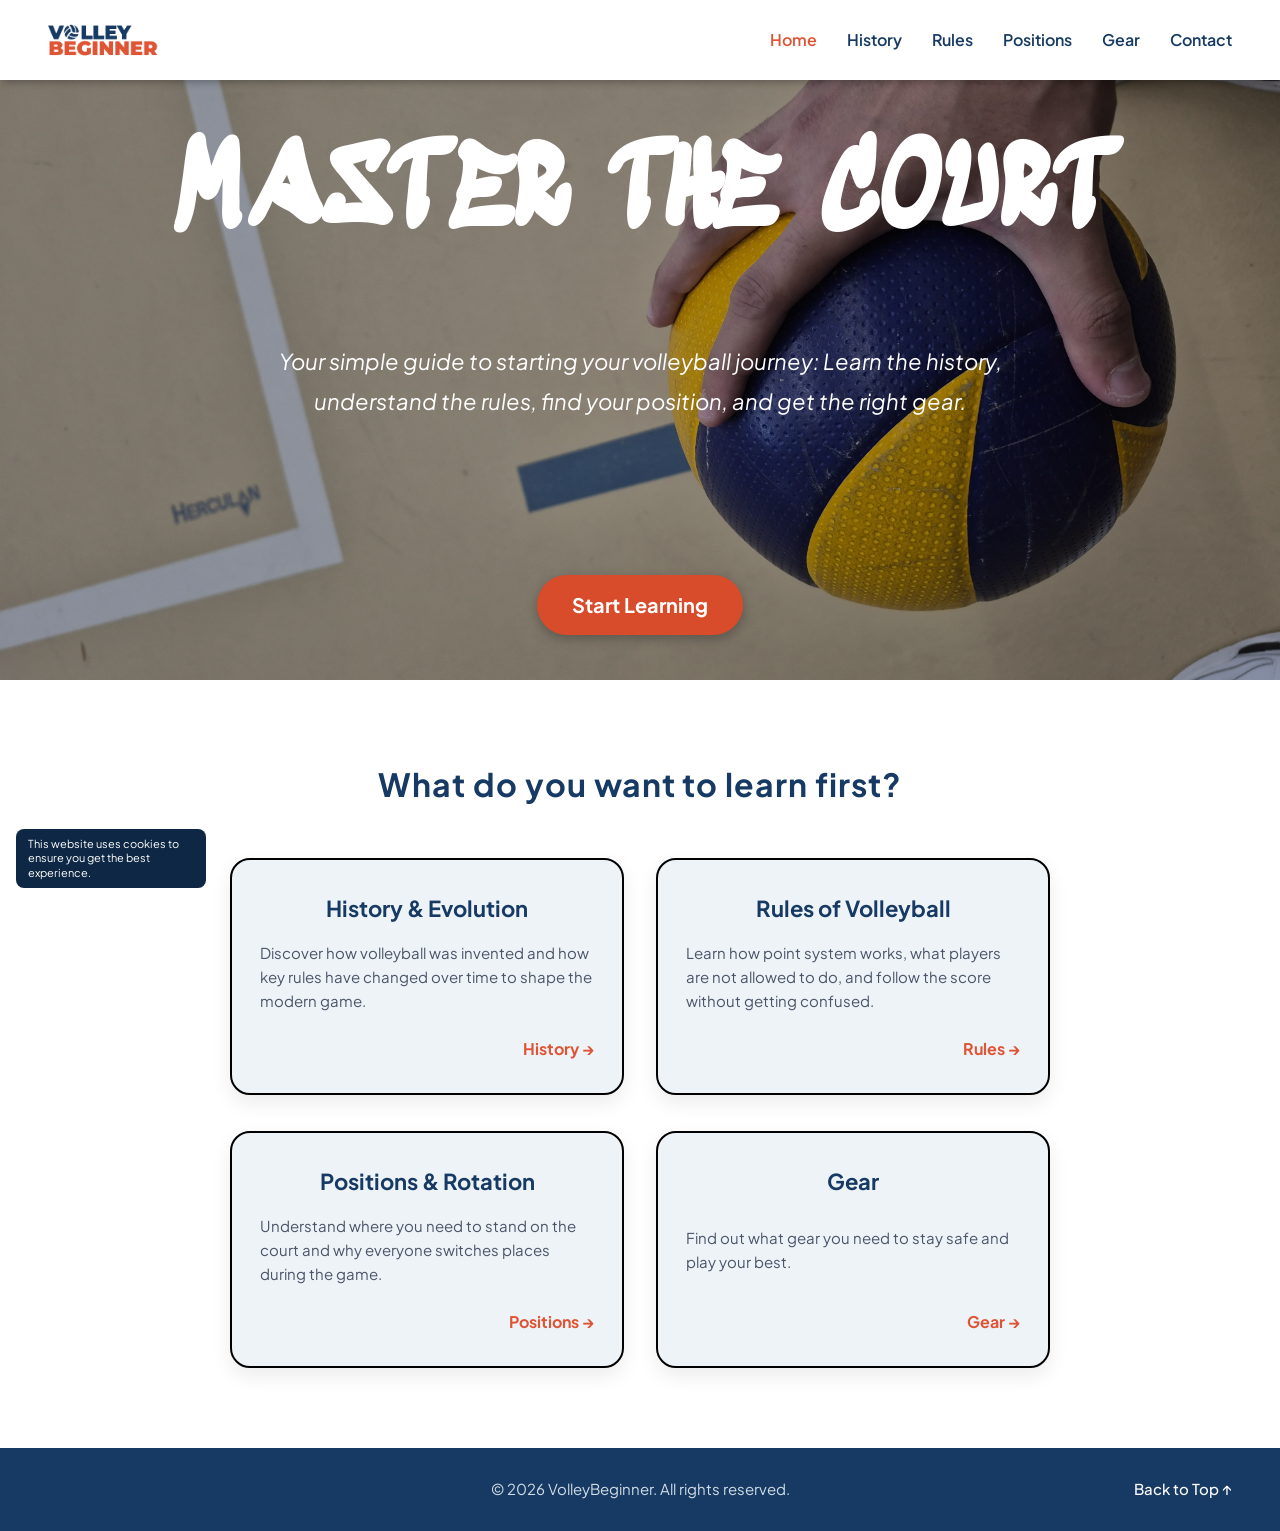
<file: index.html>
<!doctype html>
<html lang="en">
  <head>
    <meta charset="UTF-8" >
    <meta name="viewport" content="width=device-width, initial-scale=1.0" >
    <title>VolleyBeginner</title>

    <meta name="author" content="Deniz Bolun" >
    <meta
      name="description"
      content="VolleyBeginner is your basic beginner guide to learning volleyball rules, player positions, court rotations, and essential gear."
    >
    <meta
      name="keywords"
      content="Volleyball, Beginner, Gear, Rules, Positions"
    >

    <link rel="icon" type="image/png" href="img/favicon.png" >
    <link rel="stylesheet" type="text/css" href="css/style.css" >
  </head>
  <body id="home">
    <header>
      <figure>
        <a href="index.html">
          <img
            src="img/logo.png"
            alt="VolleyBeginner Logo"
            title="VolleyBeginner Logo"
          >
        </a>
      </figure>
      <input type="checkbox" id="menu-toggle" >
      <label for="menu-toggle" class="hamburger">&#9776;</label>
      <nav>
        <ul>
          <li><a href="index.html" class="active">Home</a></li>
          <li><a href="history.html">History</a></li>
          <li><a href="rules.html">Rules</a></li>
          <li><a href="positions.html">Positions</a></li>
          <li><a href="gear.html">Gear</a></li>
          <li><a href="contact.html">Contact</a></li>
        </ul>
      </nav>
    </header>
    <main>
      <section id="hero" class="hero">
        <img
          src="img/bg-hero.jpg"
          alt="A hand holding the volleyball, background is floor of a volleyball court"
          title="Volleyball Court"
          class="hero-bg"
        >
        <h1>Master The Court</h1>
        <p>
          <em
            >Your simple guide to starting your volleyball journey: Learn the
            history, understand the rules, find your position, and get the right
            gear.</em
          >
        </p>
        <a href="#topics" class="btn-hero">Start Learning</a>
      </section>

      <section id="topics" class="learning-cards grid-container">
        <h2>What do you want to learn first?</h2>

        <article>
          <h3>History &amp; Evolution</h3>
          <p>
            Discover how volleyball was invented and how key rules have changed
            over time to shape the modern game.
          </p>
          <a href="history.html">History &rarr;</a>
        </article>

        <article>
          <h3>Rules of Volleyball</h3>
          <p>
            Learn how point system works, what players are not allowed to do,
            and follow the score without getting confused.
          </p>
          <a href="rules.html">Rules &rarr;</a>
        </article>

        <article>
          <h3>Positions &amp; Rotation</h3>
          <p>
            Understand where you need to stand on the court and why everyone
            switches places during the game.
          </p>
          <a href="positions.html">Positions &rarr;</a>
        </article>

        <article>
          <h3>Gear</h3>
          <p>Find out what gear you need to stay safe and play your best.</p>
          <a href="gear.html">Gear &rarr;</a>
        </article>
      </section>
    </main>
    <footer>
      <p>&copy; 2026 VolleyBeginner. All rights reserved.</p>
      <nav>
        <ul>
          <li><a href="#">Back to Top &uarr;</a></li>
        </ul>
      </nav>
    </footer>
    <aside class="cookies-banner">
      <p>This website uses cookies to ensure you get the best experience.</p>
    </aside>
  </body>
</html>
</file>
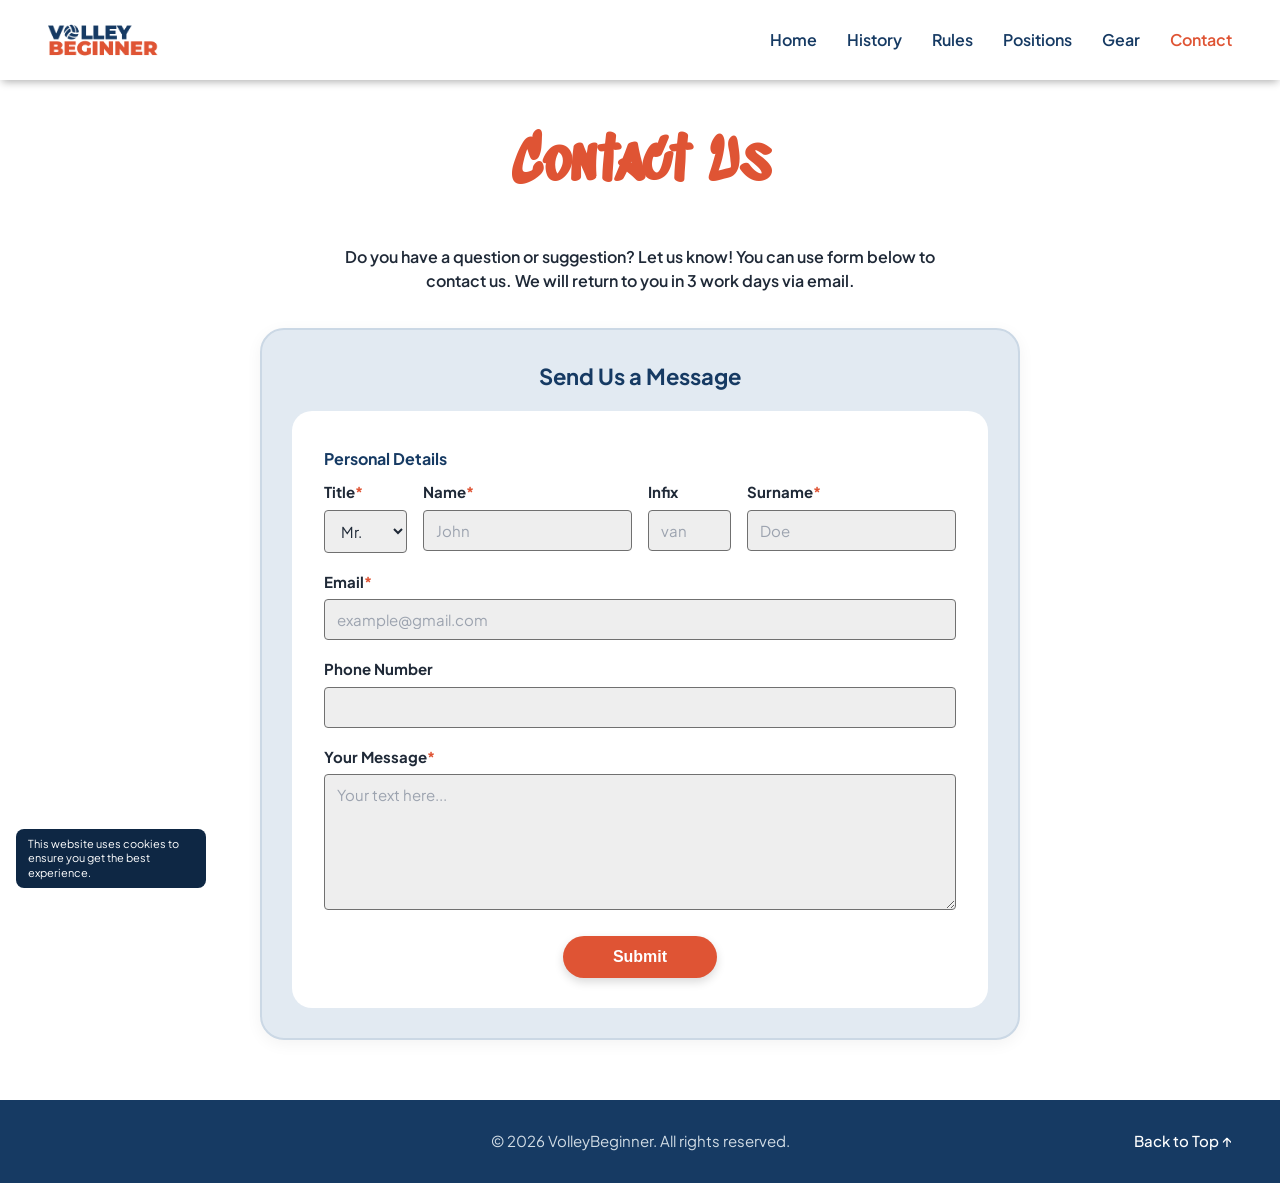
<file: contact.html>
<!doctype html>
<html lang="en">
  <head>
    <meta charset="UTF-8">
    <meta name="viewport" content="width=device-width, initial-scale=1.0">
    <title>Contact Us - VolleyBeginner</title>

    <meta name="author" content="Deniz Bolun">
    <meta
      name="description"
      content="Have questions or suggestions about volleyball? Get in touch with us using our contact form."
    >
    <meta
      name="keywords"
      content="Volleyball, Contact, Feedback, Support, Form"
    >

    <link rel="icon" type="image/png" href="img/favicon.png">
    <link rel="stylesheet" type="text/css" href="css/style.css">
  </head>
  <body id="contact">
    <header>
      <figure>
        <a href="index.html">
          <img
            src="img/logo.png"
            alt="VolleyBeginner Logo"
            title="VolleyBeginner Logo"
          >
        </a>
      </figure>
      <input type="checkbox" id="menu-toggle">
      <label for="menu-toggle" class="hamburger">&#9776;</label>
      <nav>
        <ul>
          <li><a href="index.html">Home</a></li>
          <li><a href="history.html">History</a></li>
          <li><a href="rules.html">Rules</a></li>
          <li><a href="positions.html">Positions</a></li>
          <li><a href="gear.html">Gear</a></li>
          <li><a href="contact.html" class="active">Contact</a></li>
        </ul>
      </nav>
    </header>
    <main>
      <h1>Contact Us</h1>
      <p class="contact-intro">
        Do you have a question or suggestion? Let us know! You can use form
        below to contact us. We will return to you in 3 work days via email.
      </p>

      <section class="contact-card">
        <h2>Send Us a Message</h2>
        <form
          action="https://next-app-router-playground-kohl.vercel.app/api/contact"
          method="post"
          class="contact-form"
        >
          <fieldset class="form-row name-row">
            <legend>Personal Details</legend>
            <p class="form-field title-field">
              <label for="title">Title<span>*</span></label>
              <select id="title" name="title">
                <option value="mr">Mr.</option>
                <option value="mrs">Mrs.</option>
                <option value="ms">Ms.</option>
                <option value="miss">Miss</option>
              </select>
            </p>
            <p class="form-field name-field">
              <label for="first-name">Name<span>*</span></label>
              <input
                type="text"
                id="first-name"
                name="first_name"
                placeholder="John"
                required
              >
            </p>
            <p class="form-field infix-field">
              <label for="infix">Infix</label>
              <input type="text" id="infix" name="infix" placeholder="van">
            </p>
            <p class="form-field surname-field">
              <label for="surname">Surname<span>*</span></label>
              <input
                type="text"
                id="surname"
                name="surname"
                placeholder="Doe"
                required
              >
            </p>
          </fieldset>

          <p class="form-field">
            <label for="email">Email<span>*</span></label>
            <input
              type="email"
              id="email"
              name="email"
              placeholder="example@gmail.com"
              required
            >
          </p>

          <p class="form-field">
            <label for="phone">Phone Number</label>
            <input type="tel" id="phone" name="phone">
          </p>

          <p class="form-field message-field">
            <label for="message">Your Message<span>*</span></label>
            <textarea
              id="message"
              name="message"
              rows="6"
              placeholder="Your text here..."
              required
            ></textarea>
          </p>

          <p class="submit-container">
            <input type="submit" value="Submit" class="btn-submit">
          </p>
        </form>
      </section>
    </main>
    <footer>
      <p>&copy; 2026 VolleyBeginner. All rights reserved.</p>
      <nav>
        <ul>
          <li><a href="#">Back to Top &uarr;</a></li>
        </ul>
      </nav>
    </footer>
    <aside class="cookies-banner">
      <p>This website uses cookies to ensure you get the best experience.</p>
    </aside>
  </body>
</html>
</file>
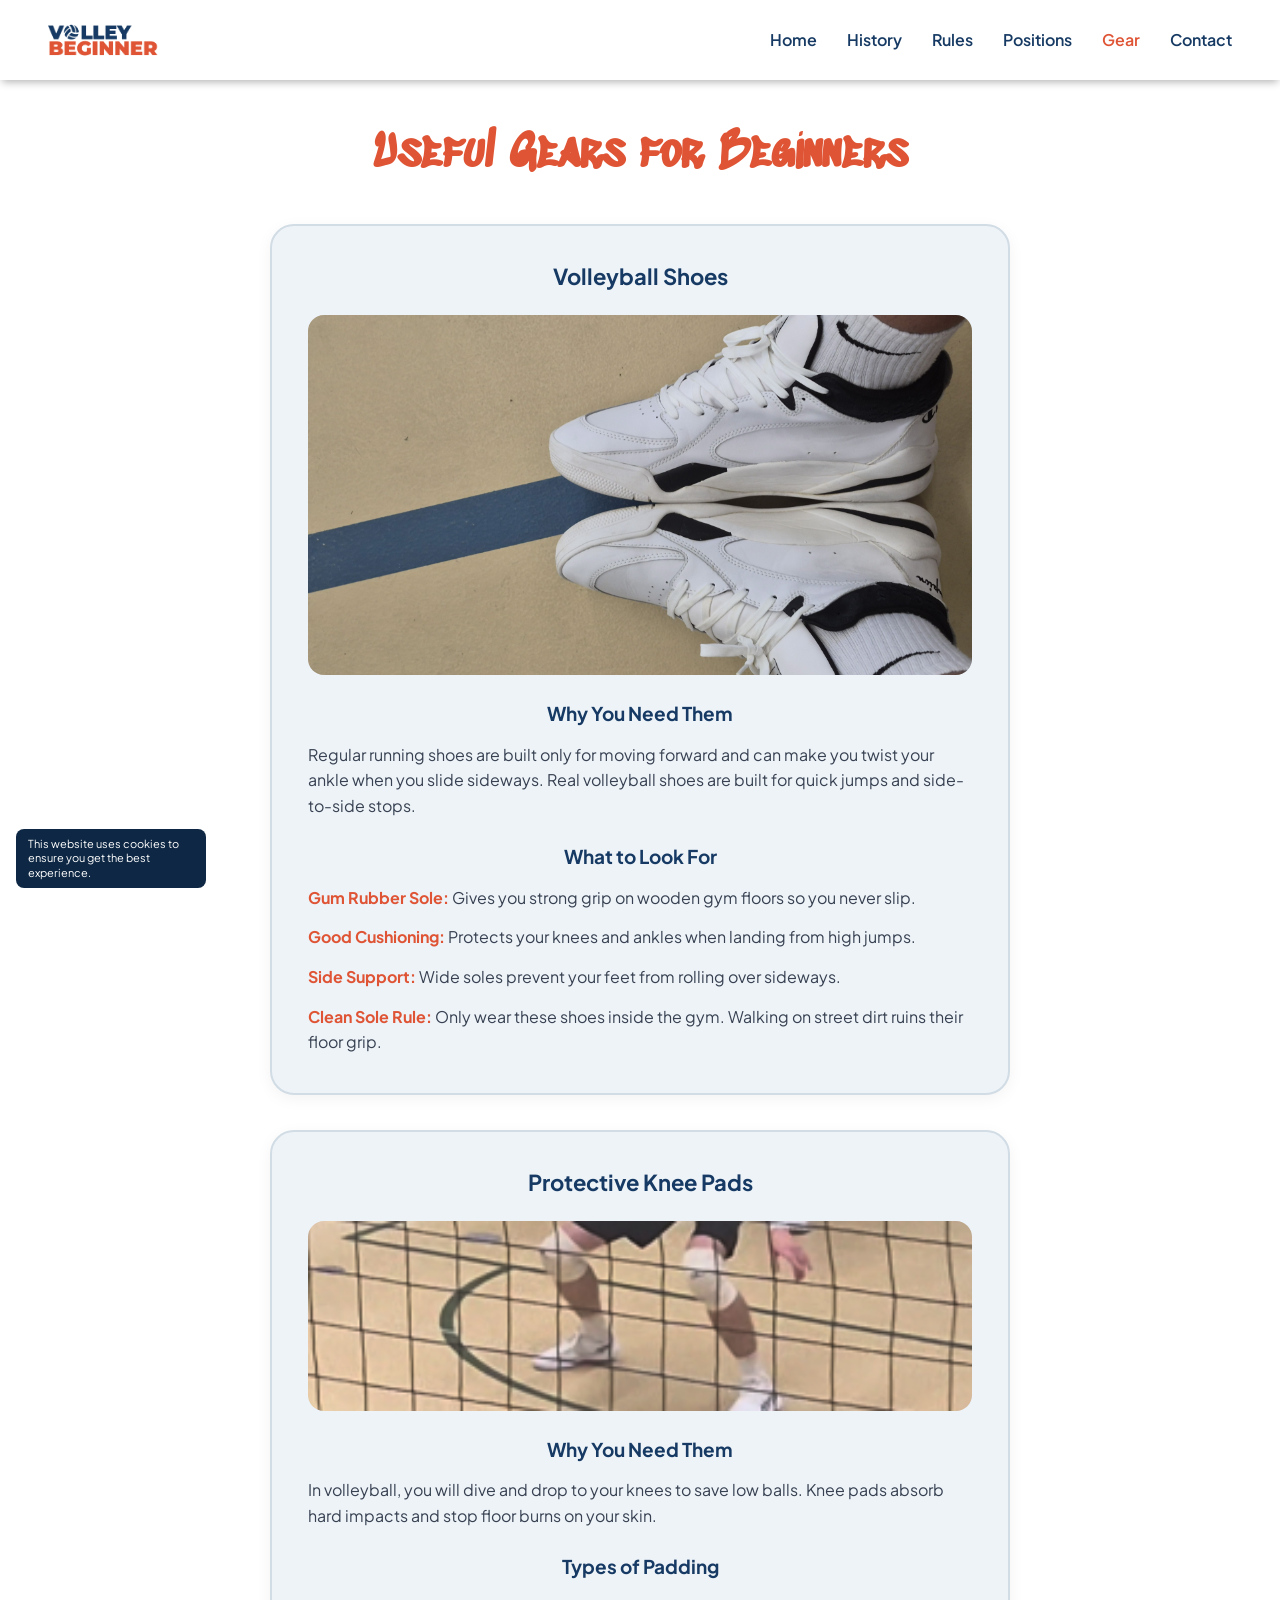
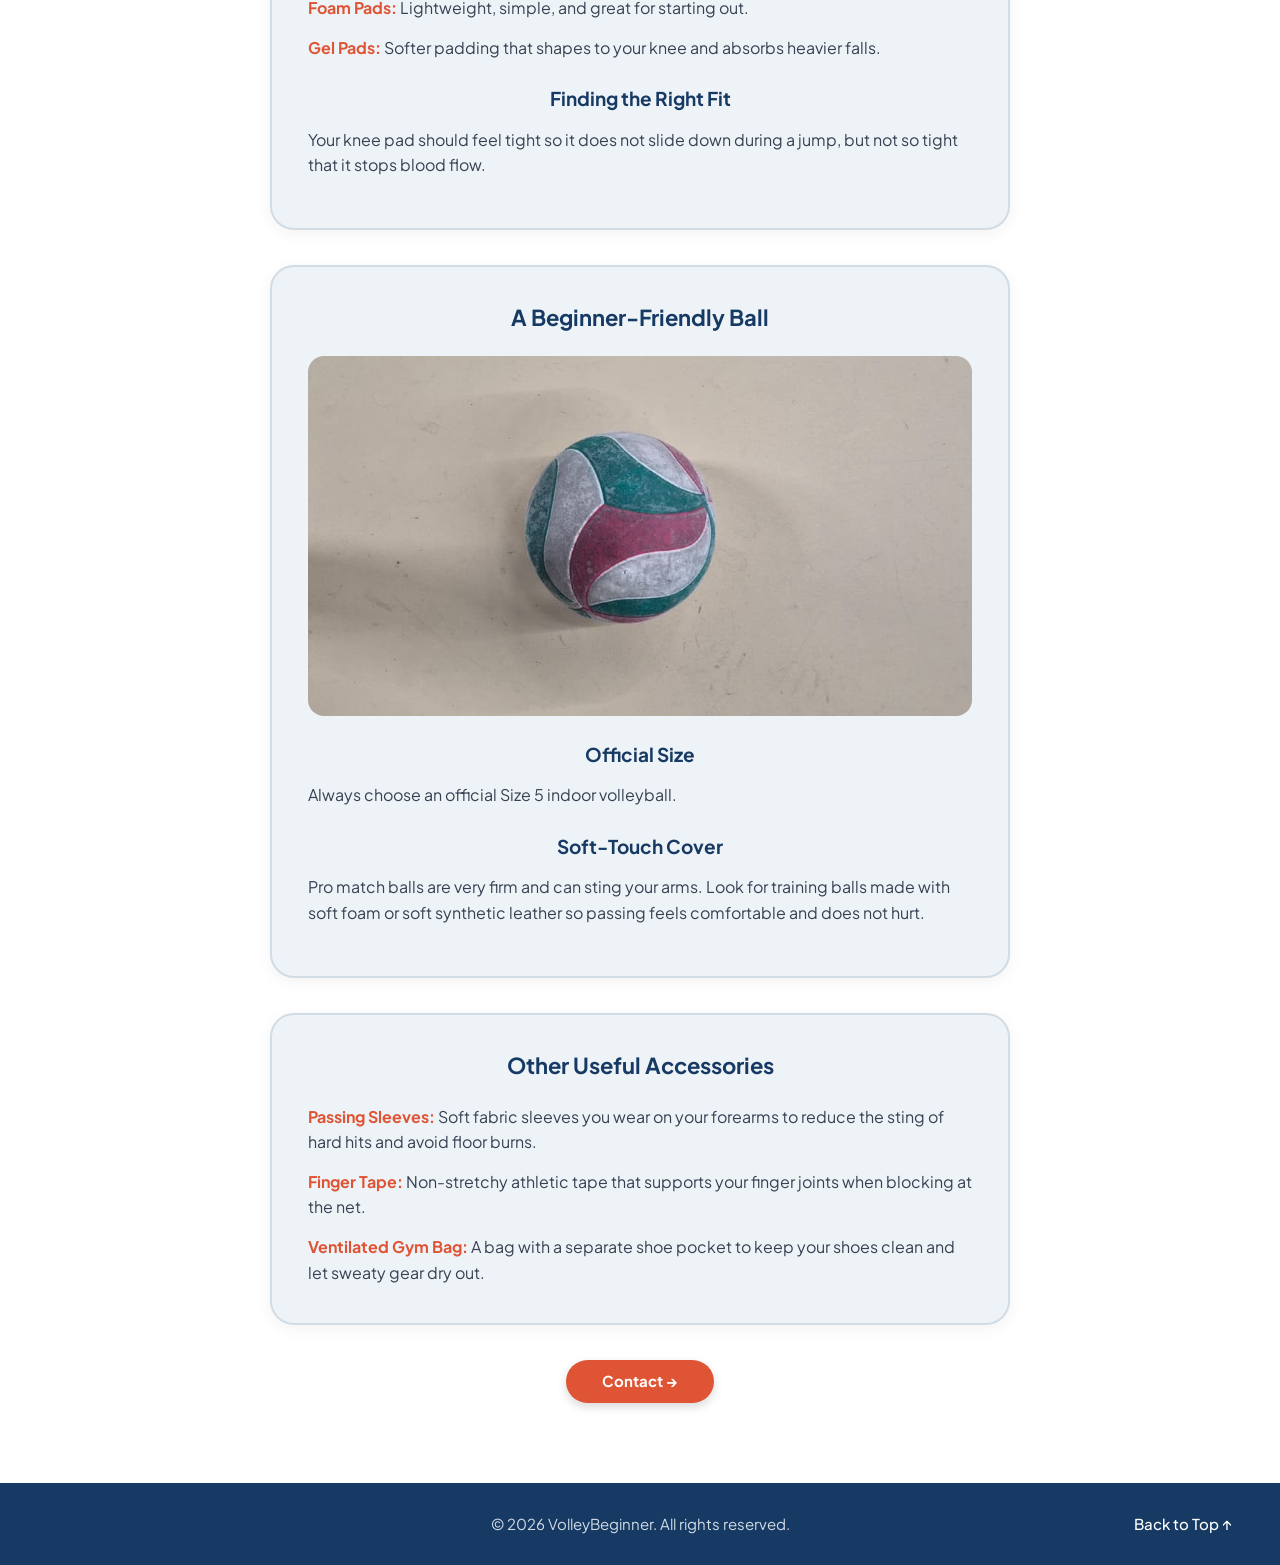
<file: gear.html>
<!doctype html>
<html lang="en">
  <head>
    <meta charset="UTF-8" >
    <meta name="viewport" content="width=device-width, initial-scale=1.0" >
    <title>Useful Gears for Beginners - VolleyBeginner</title>

    <meta name="author" content="Deniz Bolun" >
    <meta
      name="description"
      content="Discover essential volleyball gear for beginners: volleyball shoes, protective knee pads, beginner-friendly balls, and accessories."
    >
    <meta
      name="keywords"
      content="Volleyball, Gear, Shoes, Knee Pads, Equipment"
    >

    <link rel="icon" type="image/png" href="img/favicon.png" >
    <link rel="stylesheet" type="text/css" href="css/style.css" >
  </head>
  <body id="gear">
    <header>
      <figure>
        <a href="index.html">
          <img
            src="img/logo.png"
            alt="VolleyBeginner Logo"
            title="VolleyBeginner Logo"
          >
        </a>
      </figure>
      <input type="checkbox" id="menu-toggle" >
      <label for="menu-toggle" class="hamburger">&#9776;</label>
      <nav>
        <ul>
          <li><a href="index.html">Home</a></li>
          <li><a href="history.html">History</a></li>
          <li><a href="rules.html">Rules</a></li>
          <li><a href="positions.html">Positions</a></li>
          <li><a href="gear.html" class="active">Gear</a></li>
          <li><a href="contact.html">Contact</a></li>
        </ul>
      </nav>
    </header>
    <main>
      <h1>Useful Gears for Beginners</h1>

      <section class="gear-card">
        <h2>Volleyball Shoes</h2>

        <figure class="gear-photo">
          <img
            src="img/gear-shoes.jpg"
            alt="Pair of volleyball shoes on gym floor"
            title="Volleyball Shoes"
          >
        </figure>

        <h3>Why You Need Them</h3>
        <p class="gear-text">
          Regular running shoes are built only for moving forward and can make
          you twist your ankle when you slide sideways. Real volleyball shoes
          are built for quick jumps and side-to-side stops.
        </p>

        <h3>What to Look For</h3>
        <p class="gear-feature">
          <strong>Gum Rubber Sole:</strong> Gives you strong grip on wooden gym
          floors so you never slip.
        </p>
        <p class="gear-feature">
          <strong>Good Cushioning:</strong> Protects your knees and ankles when
          landing from high jumps.
        </p>
        <p class="gear-feature">
          <strong>Side Support:</strong> Wide soles prevent your feet from
          rolling over sideways.
        </p>
        <p class="gear-feature">
          <strong>Clean Sole Rule:</strong> Only wear these shoes inside the
          gym. Walking on street dirt ruins their floor grip.
        </p>
      </section>

      <section class="gear-card">
        <h2>Protective Knee Pads</h2>
        <figure class="gear-photo">
          <img
            src="img/gear-kneepads.png"
            alt="Volleyball player wearing protective knee pads on court"
            title="Protective Knee Pads"
          >
        </figure>

        <h3>Why You Need Them</h3>
        <p class="gear-text">
          In volleyball, you will dive and drop to your knees to save low balls.
          Knee pads absorb hard impacts and stop floor burns on your skin.
        </p>

        <h3>Types of Padding</h3>
        <p class="gear-feature">
          <strong>Foam Pads:</strong> Lightweight, simple, and great for
          starting out.
        </p>
        <p class="gear-feature">
          <strong>Gel Pads:</strong> Softer padding that shapes to your knee and
          absorbs heavier falls.
        </p>

        <h3>Finding the Right Fit</h3>
        <p class="gear-text">
          Your knee pad should feel tight so it does not slide down during a
          jump, but not so tight that it stops blood flow.
        </p>
      </section>
      <section class="gear-card">
        <h2>A Beginner-Friendly Ball</h2>
        <figure class="gear-photo">
          <img
            src="img/gear-ball.jpg"
            alt="Beginner friendly soft-touch indoor volleyball"
            title="Beginner Friendly Volleyball"
          >
        </figure>

        <h3>Official Size</h3>
        <p class="gear-text">
          Always choose an official Size 5 indoor volleyball.
        </p>

        <h3>Soft-Touch Cover</h3>
        <p class="gear-text">
          Pro match balls are very firm and can sting your arms. Look for
          training balls made with soft foam or soft synthetic leather so
          passing feels comfortable and does not hurt.
        </p>
      </section>

      <section class="gear-card">
        <h2>Other Useful Accessories</h2>
        <p class="gear-feature">
          <strong>Passing Sleeves:</strong> Soft fabric sleeves you wear on your
          forearms to reduce the sting of hard hits and avoid floor burns.
        </p>
        <p class="gear-feature">
          <strong>Finger Tape:</strong> Non-stretchy athletic tape that supports
          your finger joints when blocking at the net.
        </p>
        <p class="gear-feature">
          <strong>Ventilated Gym Bag:</strong> A bag with a separate shoe pocket
          to keep your shoes clean and let sweaty gear dry out.
        </p>
      </section>

      <nav class="next-btn-container">
        <a href="contact.html" class="btn-next">Contact &rarr;</a>
      </nav>
    </main>
    <footer>
      <p>&copy; 2026 VolleyBeginner. All rights reserved.</p>
      <nav>
        <ul>
          <li><a href="#">Back to Top &uarr;</a></li>
        </ul>
      </nav>
    </footer>
    <aside class="cookies-banner">
      <p>This website uses cookies to ensure you get the best experience.</p>
    </aside>
  </body>
</html>
</file>
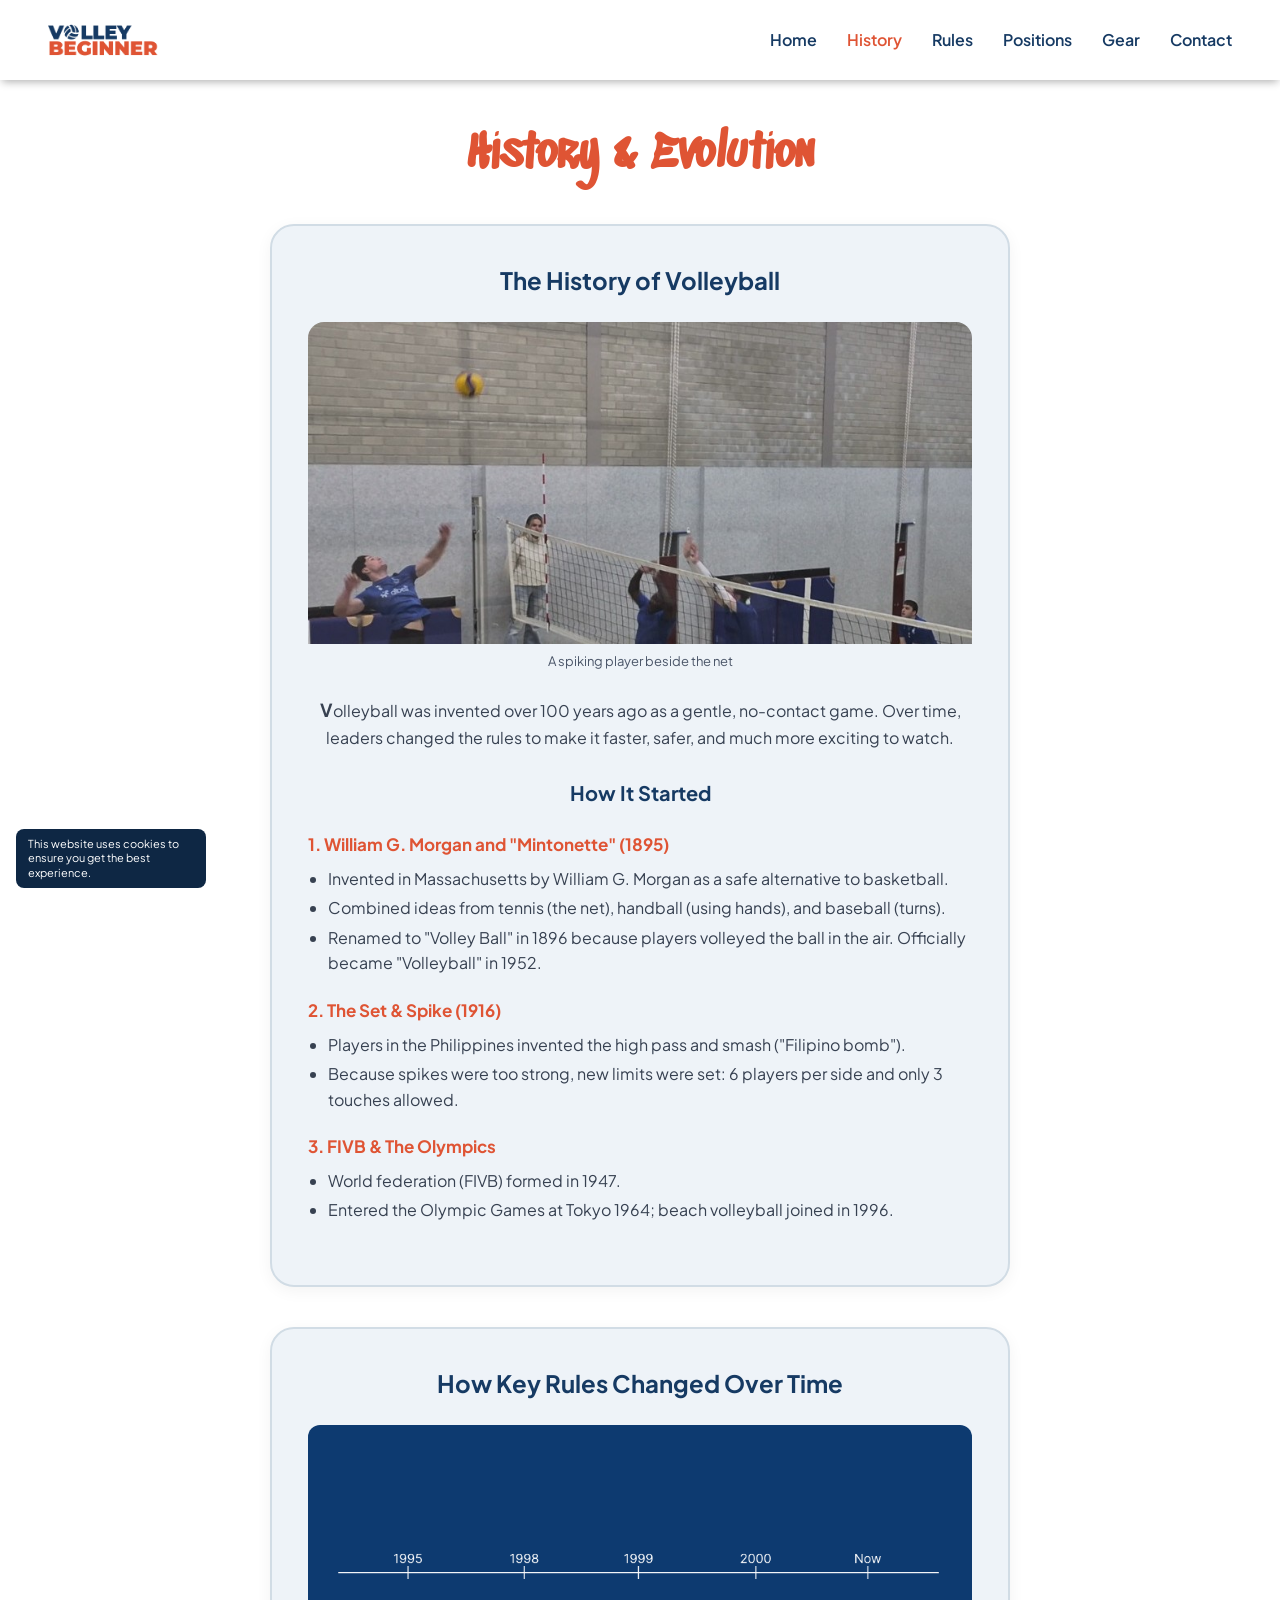
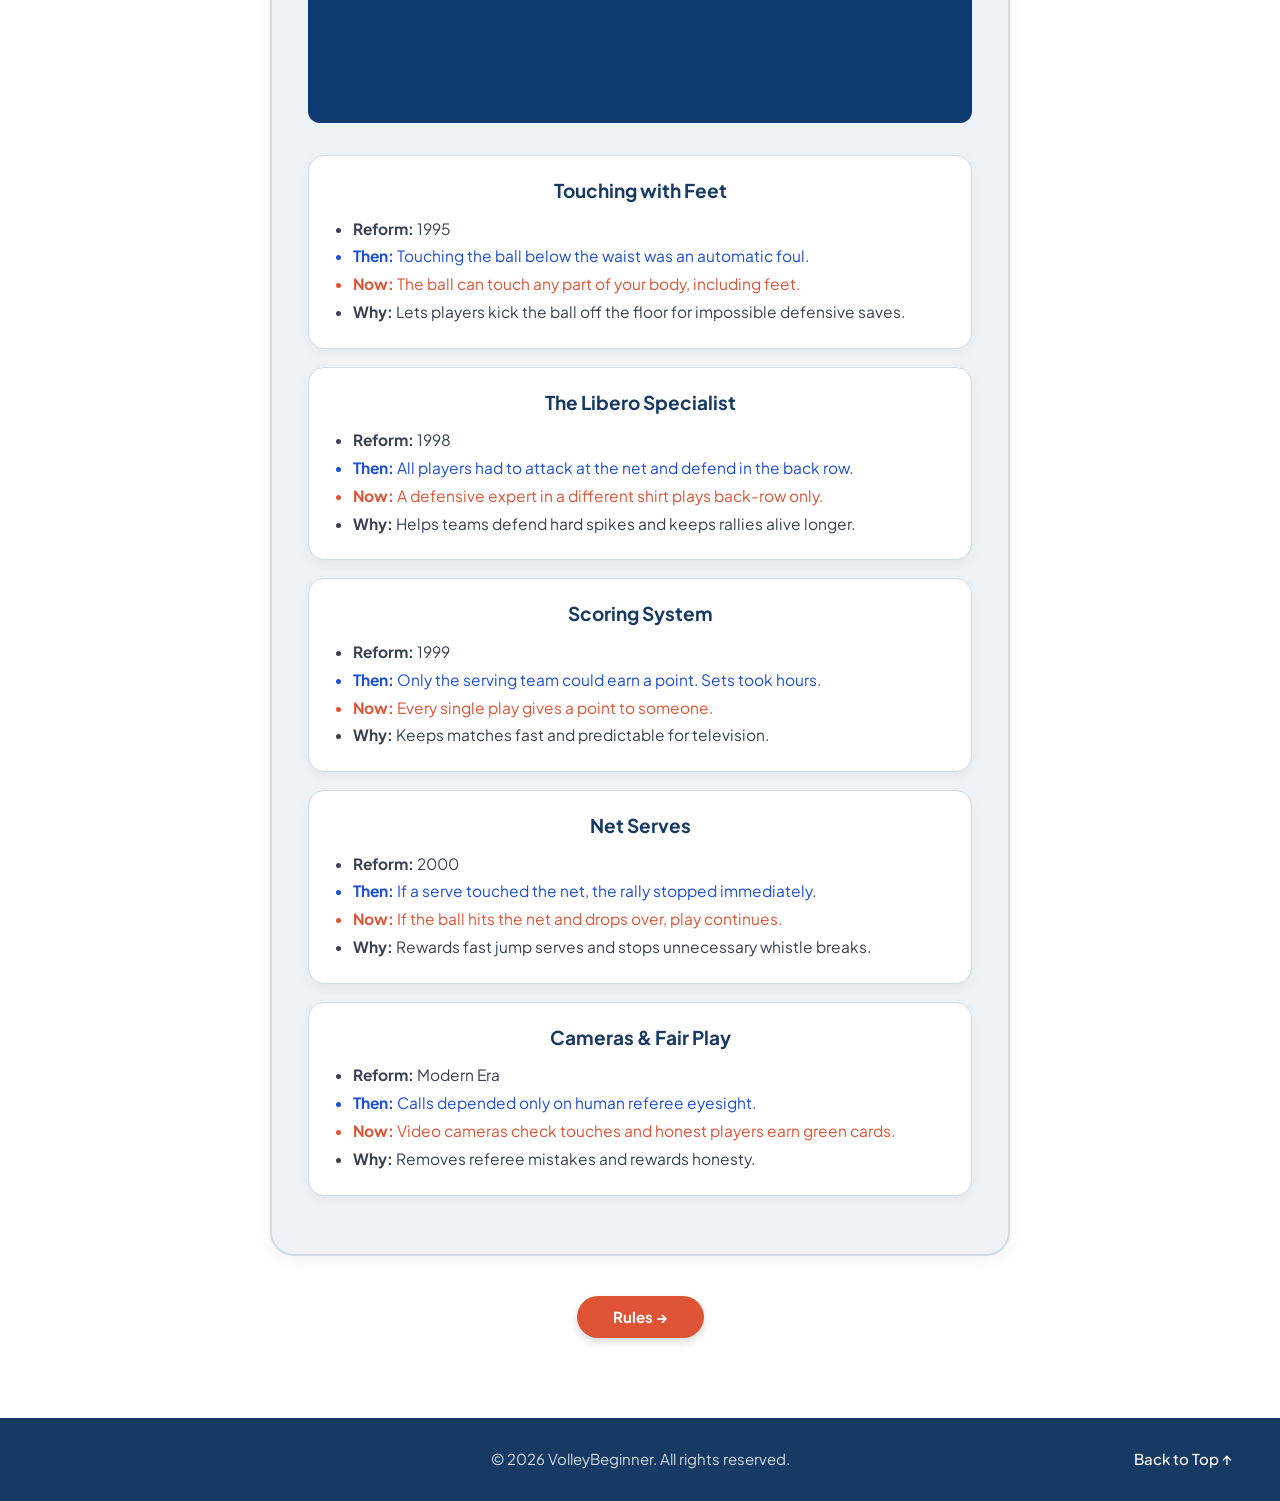
<file: history.html>
<!doctype html>
<html lang="en">
  <head>
    <meta charset="UTF-8" >
    <meta name="viewport" content="width=device-width, initial-scale=1.0" >
    <title>History &amp; Evolution - VolleyBeginner</title>

    <meta name="author" content="Deniz Bolun" >
    <meta
      name="description"
      content="Discover how volleyball was invented and how key rules changed over time to shape the modern game."
    >
    <meta
      name="keywords"
      content="Volleyball, History, Evolution, Rules, Mintonette"
    >

    <link rel="icon" type="image/png" href="img/favicon.png" >
    <link rel="stylesheet" type="text/css" href="css/style.css" >
  </head>
  <body id="history">
    <header>
      <figure>
        <a href="index.html">
          <img
            src="img/logo.png"
            alt="VolleyBeginner Logo"
            title="VolleyBeginner Logo"
          >
        </a>
      </figure>
      <input type="checkbox" id="menu-toggle" >
      <label for="menu-toggle" class="hamburger">&#9776;</label>
      <nav>
        <ul>
          <li><a href="index.html">Home</a></li>
          <li><a href="history.html" class="active">History</a></li>
          <li><a href="rules.html">Rules</a></li>
          <li><a href="positions.html">Positions</a></li>
          <li><a href="gear.html">Gear</a></li>
          <li><a href="contact.html">Contact</a></li>
        </ul>
      </nav>
    </header>
    <main>
      <h1>History &amp; Evolution</h1>

      <section class="history-card">
        <h2>The History of Volleyball</h2>

        <figure class="history-photo">
          <img
            src="img/spiking-player.jpg"
            alt="A volleyball player jumped for spiking beside the net and one player from opposite team jumped for block."
            title="Classic Volleyball"
          >
          <figcaption>A spiking player beside the net</figcaption>
        </figure>

        <p class="history-intro">
          Volleyball was invented over 100 years ago as a gentle, no-contact
          game. Over time, leaders changed the rules to make it faster, safer,
          and much more exciting to watch.
        </p>

        <h3>How It Started</h3>

        <article class="timeline-item">
          <h4>1. William G. Morgan and &quot;Mintonette&quot; (1895)</h4>
          <ul>
            <li>
              Invented in Massachusetts by William G. Morgan as a safe
              alternative to basketball.
            </li>
            <li>
              Combined ideas from tennis (the net), handball (using hands), and
              baseball (turns).
            </li>
            <li>
              Renamed to &quot;Volley Ball&quot; in 1896 because players
              volleyed the ball in the air. Officially became
              &quot;Volleyball&quot; in 1952.
            </li>
          </ul>
        </article>

        <article class="timeline-item">
          <h4>2. The Set &amp; Spike (1916)</h4>
          <ul>
            <li>
              Players in the Philippines invented the high pass and smash
              (&quot;Filipino bomb&quot;).
            </li>
            <li>
              Because spikes were too strong, new limits were set: 6 players per
              side and only 3 touches allowed.
            </li>
          </ul>
        </article>

        <article class="timeline-item">
          <h4>3. FIVB &amp; The Olympics</h4>
          <ul>
            <li>World federation (FIVB) formed in 1947.</li>
            <li>
              Entered the Olympic Games at Tokyo 1964; beach volleyball joined
              in 1996.
            </li>
          </ul>
        </article>
      </section>

      <section class="history-card rules-card">
        <h2>How Key Rules Changed Over Time</h2>

        <figure class="timeline-figure">
          <img
            src="img/timeline.png"
            alt="Timeline of volleyball rule changes from 1995 to present"
            title="Volleyball Rules Timeline"
          >
        </figure>

        <article class="rule-box">
          <h3>Touching with Feet</h3>
          <ul>
            <li><strong>Reform:</strong> 1995</li>
            <li class="then">
              <strong>Then:</strong> Touching the ball below the waist was an
              automatic foul.
            </li>
            <li class="now">
              <strong>Now:</strong> The ball can touch any part of your body,
              including feet.
            </li>
            <li>
              <strong>Why:</strong> Lets players kick the ball off the floor for
              impossible defensive saves.
            </li>
          </ul>
        </article>

        <article class="rule-box">
          <h3>The Libero Specialist</h3>
          <ul>
            <li><strong>Reform:</strong> 1998</li>
            <li class="then">
              <strong>Then:</strong> All players had to attack at the net and
              defend in the back row.
            </li>
            <li class="now">
              <strong>Now:</strong> A defensive expert in a different shirt
              plays back-row only.
            </li>
            <li>
              <strong>Why:</strong> Helps teams defend hard spikes and keeps
              rallies alive longer.
            </li>
          </ul>
        </article>

        <article class="rule-box">
          <h3>Scoring System</h3>
          <ul>
            <li><strong>Reform:</strong> 1999</li>
            <li class="then">
              <strong>Then:</strong> Only the serving team could earn a point.
              Sets took hours.
            </li>
            <li class="now">
              <strong>Now:</strong> Every single play gives a point to someone.
            </li>
            <li>
              <strong>Why:</strong> Keeps matches fast and predictable for
              television.
            </li>
          </ul>
        </article>

        <article class="rule-box">
          <h3>Net Serves</h3>
          <ul>
            <li><strong>Reform:</strong> 2000</li>
            <li class="then">
              <strong>Then:</strong> If a serve touched the net, the rally
              stopped immediately.
            </li>
            <li class="now">
              <strong>Now:</strong> If the ball hits the net and drops over,
              play continues.
            </li>
            <li>
              <strong>Why:</strong> Rewards fast jump serves and stops
              unnecessary whistle breaks.
            </li>
          </ul>
        </article>

        <article class="rule-box">
          <h3>Cameras &amp; Fair Play</h3>
          <ul>
            <li><strong>Reform:</strong> Modern Era</li>
            <li class="then">
              <strong>Then:</strong> Calls depended only on human referee
              eyesight.
            </li>
            <li class="now">
              <strong>Now:</strong> Video cameras check touches and honest
              players earn green cards.
            </li>
            <li>
              <strong>Why:</strong> Removes referee mistakes and rewards
              honesty.
            </li>
          </ul>
        </article>
      </section>

      <nav class="next-btn-container">
        <a href="rules.html" class="btn-next">Rules &rarr;</a>
      </nav>
    </main>
    <footer>
      <p>&copy; 2026 VolleyBeginner. All rights reserved.</p>
      <nav>
        <ul>
          <li><a href="#">Back to Top &uarr;</a></li>
        </ul>
      </nav>
    </footer>
    <aside class="cookies-banner">
      <p>This website uses cookies to ensure you get the best experience.</p>
    </aside>
  </body>
</html>
</file>
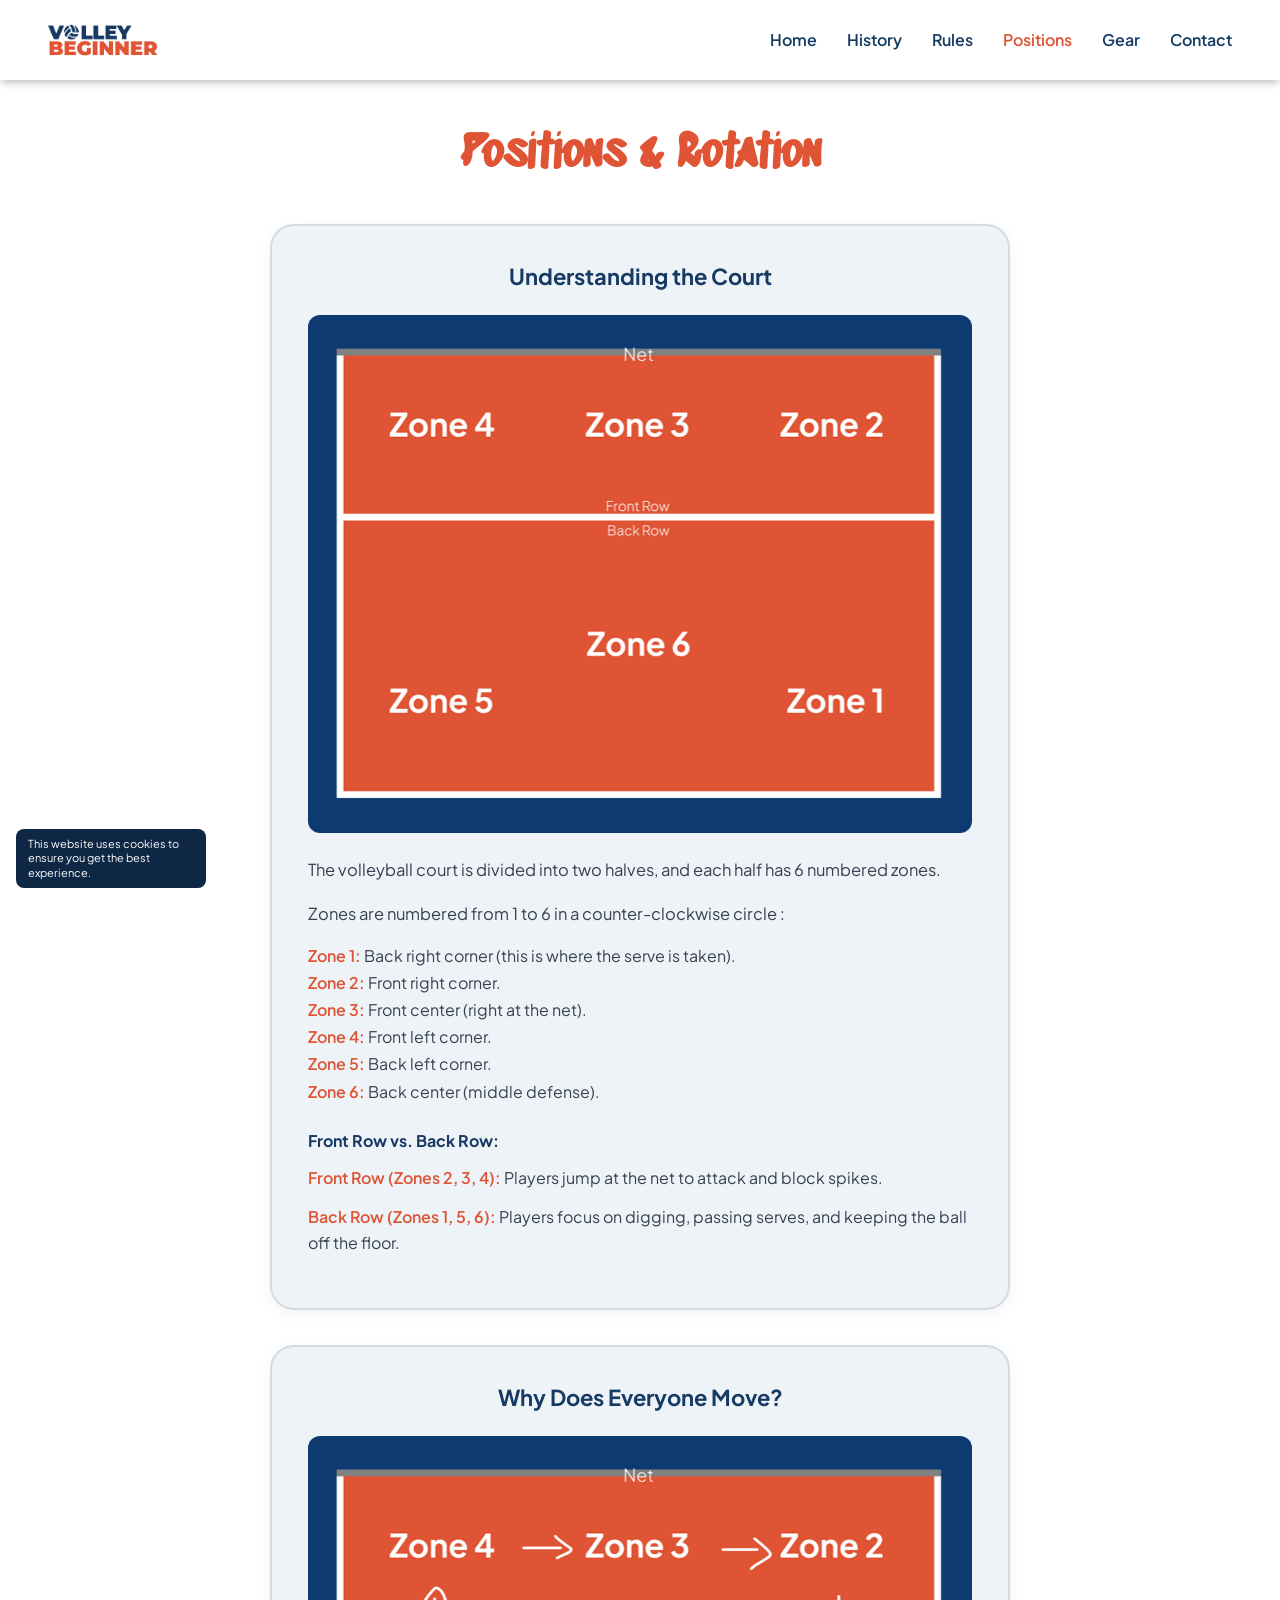
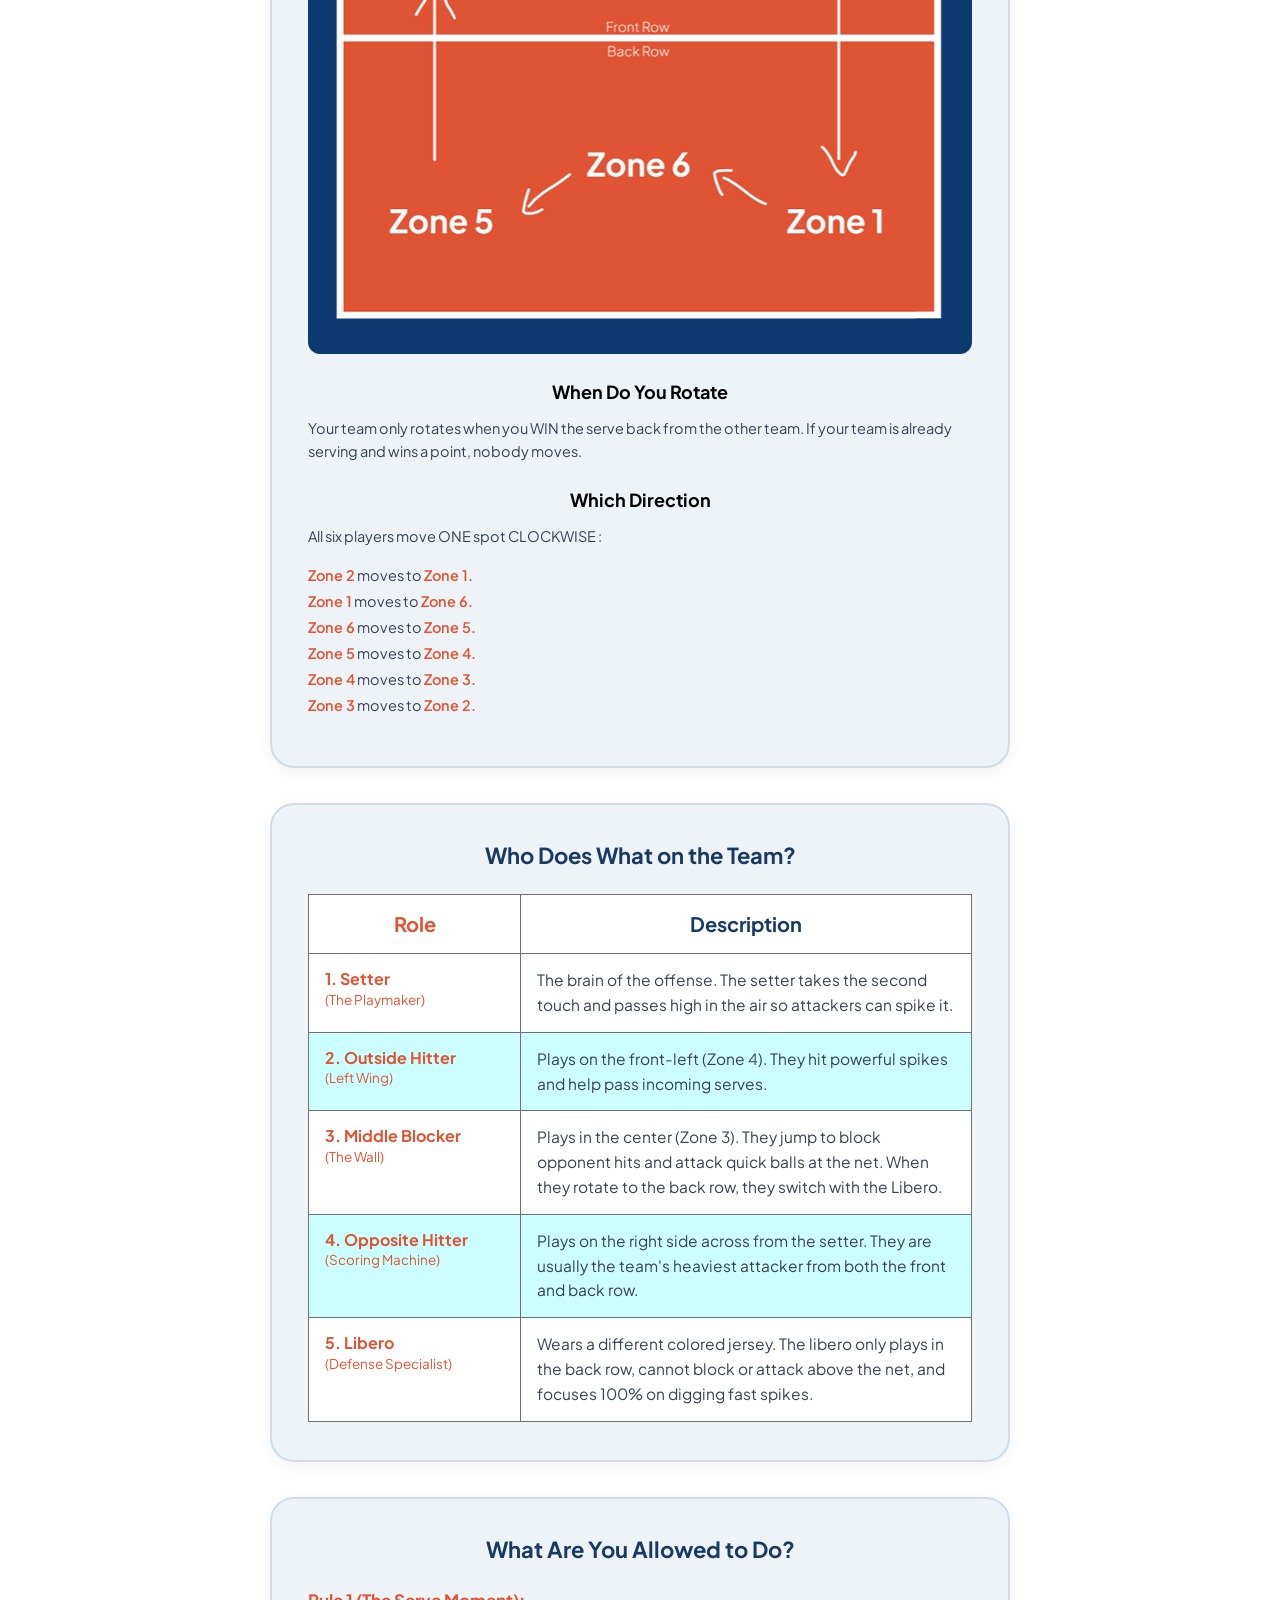
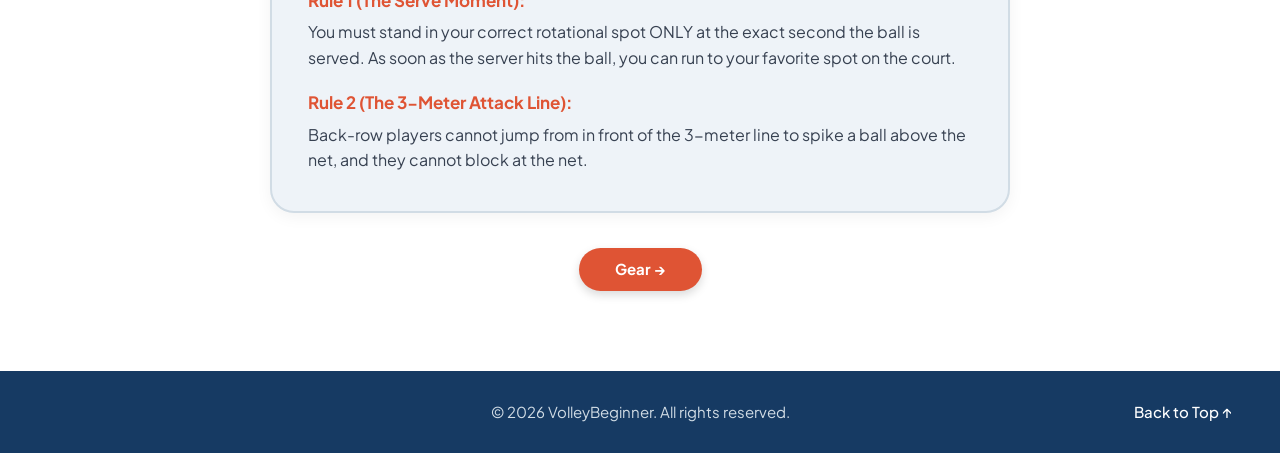
<file: positions.html>
<!doctype html>
<html lang="en">
  <head>
    <meta charset="UTF-8" >
    <meta name="viewport" content="width=device-width, initial-scale=1.0" >
    <title>Positions - VolleyBeginner</title>

    <meta name="author" content="Deniz Bolun" >
    <meta
      name="description"
      content="Learn volleyball court zones, rotation rules, player roles and court restrictions."
    >
    <meta
      name="keywords"
      content="Volleyball, Positions, Rotation, Zones, Court"
    >

    <link rel="icon" type="image/png" href="img/favicon.png" >
    <link rel="stylesheet" type="text/css" href="css/style.css" >
  </head>
  <body id="positions">
    <header>
      <figure>
        <a href="index.html">
          <img
            src="img/logo.png"
            alt="VolleyBeginner Logo"
            title="VolleyBeginner Logo"
          >
        </a>
      </figure>
      <input type="checkbox" id="menu-toggle" >
      <label for="menu-toggle" class="hamburger">&#9776;</label>
      <nav>
        <ul>
          <li><a href="index.html">Home</a></li>
          <li><a href="history.html">History</a></li>
          <li><a href="rules.html">Rules</a></li>
          <li><a href="positions.html" class="active">Positions</a></li>
          <li><a href="gear.html">Gear</a></li>
          <li><a href="contact.html">Contact</a></li>
        </ul>
      </nav>
    </header>
    <main>
      <h1>Positions &amp; Rotation</h1>

      <section class="positions-card">
        <h2>Understanding the Court</h2>

        <figure class="court-figure">
          <img
            src="img/court-zones.png"
            alt="Diagram of a volleyball court half showing numbered zones 1 through 6"
            title="Volleyball Court Zones"
          >
        </figure>

        <p class="section-lead">
          The volleyball court is divided into two halves, and each half has 6
          numbered zones.
        </p>
        <p class="zone-instruction">
          Zones are numbered from 1 to 6 in a counter-clockwise circle :
        </p>

        <ul class="zone-list">
          <li>
            <strong>Zone 1:</strong> Back right corner (this is where the serve
            is taken).
          </li>
          <li><strong>Zone 2:</strong> Front right corner.</li>
          <li><strong>Zone 3:</strong> Front center (right at the net).</li>
          <li><strong>Zone 4:</strong> Front left corner.</li>
          <li><strong>Zone 5:</strong> Back left corner.</li>
          <li><strong>Zone 6:</strong> Back center (middle defense).</li>
        </ul>

        <h3>Front Row vs. Back Row:</h3>

        <p class="zone-row-item">
          <strong>Front Row (Zones 2, 3, 4):</strong> Players jump at the net to
          attack and block spikes.
        </p>
        <p class="zone-row-item">
          <strong>Back Row (Zones 1, 5, 6):</strong> Players focus on digging,
          passing serves, and keeping the ball off the floor.
        </p>
      </section>

      <section class="positions-card">
        <h2>Why Does Everyone Move?</h2>

        <figure class="court-figure">
          <img
            src="img/court-rotation.png"
            alt="Volleyball court diagram showing clockwise rotation movement"
            title="Volleyball Clockwise Rotation"
          >
        </figure>

        <h3 class="orange-heading">When Do You Rotate</h3>
        <p class="rotation-text">
          Your team only rotates when you WIN the serve back from the other
          team. If your team is already serving and wins a point, nobody moves.
        </p>

        <h3 class="orange-heading">Which Direction</h3>
        <p class="rotation-text">All six players move ONE spot CLOCKWISE :</p>

        <ul class="rotation-steps">
          <li><span>Zone 2</span> moves to <span>Zone 1.</span></li>
          <li><span>Zone 1</span> moves to <span>Zone 6.</span></li>
          <li><span>Zone 6</span> moves to <span>Zone 5.</span></li>
          <li><span>Zone 5</span> moves to <span>Zone 4.</span></li>
          <li><span>Zone 4</span> moves to <span>Zone 3.</span></li>
          <li><span>Zone 3</span> moves to <span>Zone 2.</span></li>
        </ul>
      </section>

      <section class="positions-card">
        <h2>Who Does What on the Team?</h2>

        <table class="roles-table">
          <thead>
            <tr>
              <th class="th-role">Role</th>
              <th class="th-desc">Description</th>
            </tr>
          </thead>
          <tbody>
            <tr>
              <td class="td-role">
                1. Setter <span class="role-nickname">(The Playmaker)</span>
              </td>
              <td class="td-desc">
                The brain of the offense. The setter takes the second touch and
                passes high in the air so attackers can spike it.
              </td>
            </tr>
            <tr>
              <td class="td-role">
                2. Outside Hitter <span class="role-nickname">(Left Wing)</span>
              </td>
              <td class="td-desc">
                Plays on the front-left (Zone 4). They hit powerful spikes and
                help pass incoming serves.
              </td>
            </tr>
            <tr>
              <td class="td-role">
                3. Middle Blocker <span class="role-nickname">(The Wall)</span>
              </td>
              <td class="td-desc">
                Plays in the center (Zone 3). They jump to block opponent hits
                and attack quick balls at the net. When they rotate to the back
                row, they switch with the Libero.
              </td>
            </tr>
            <tr>
              <td class="td-role">
                4. Opposite Hitter
                <span class="role-nickname">(Scoring Machine)</span>
              </td>
              <td class="td-desc">
                Plays on the right side across from the setter. They are usually
                the team's heaviest attacker from both the front and back row.
              </td>
            </tr>
            <tr>
              <td class="td-role">
                5. Libero
                <span class="role-nickname">(Defense Specialist)</span>
              </td>
              <td class="td-desc">
                Wears a different colored jersey. The libero only plays in the
                back row, cannot block or attack above the net, and focuses 100%
                on digging fast spikes.
              </td>
            </tr>
          </tbody>
        </table>
      </section>

      <section class="positions-card">
        <h2>What Are You Allowed to Do?</h2>

        <article class="allowed-item">
          <h3>Rule 1 (The Serve Moment):</h3>
          <p>
            You must stand in your correct rotational spot ONLY at the exact
            second the ball is served. As soon as the server hits the ball, you
            can run to your favorite spot on the court.
          </p>
        </article>

        <article class="allowed-item">
          <h3>Rule 2 (The 3-Meter Attack Line):</h3>
          <p>
            Back-row players cannot jump from in front of the 3-meter line to
            spike a ball above the net, and they cannot block at the net.
          </p>
        </article>
      </section>

      <nav class="next-btn-container">
        <a href="gear.html" class="btn-next">Gear &rarr;</a>
      </nav>
    </main>
    <footer>
      <p>&copy; 2026 VolleyBeginner. All rights reserved.</p>
      <nav>
        <ul>
          <li><a href="#">Back to Top &uarr;</a></li>
        </ul>
      </nav>
    </footer>
    <aside class="cookies-banner">
      <p>This website uses cookies to ensure you get the best experience.</p>
    </aside>
  </body>
</html>
</file>
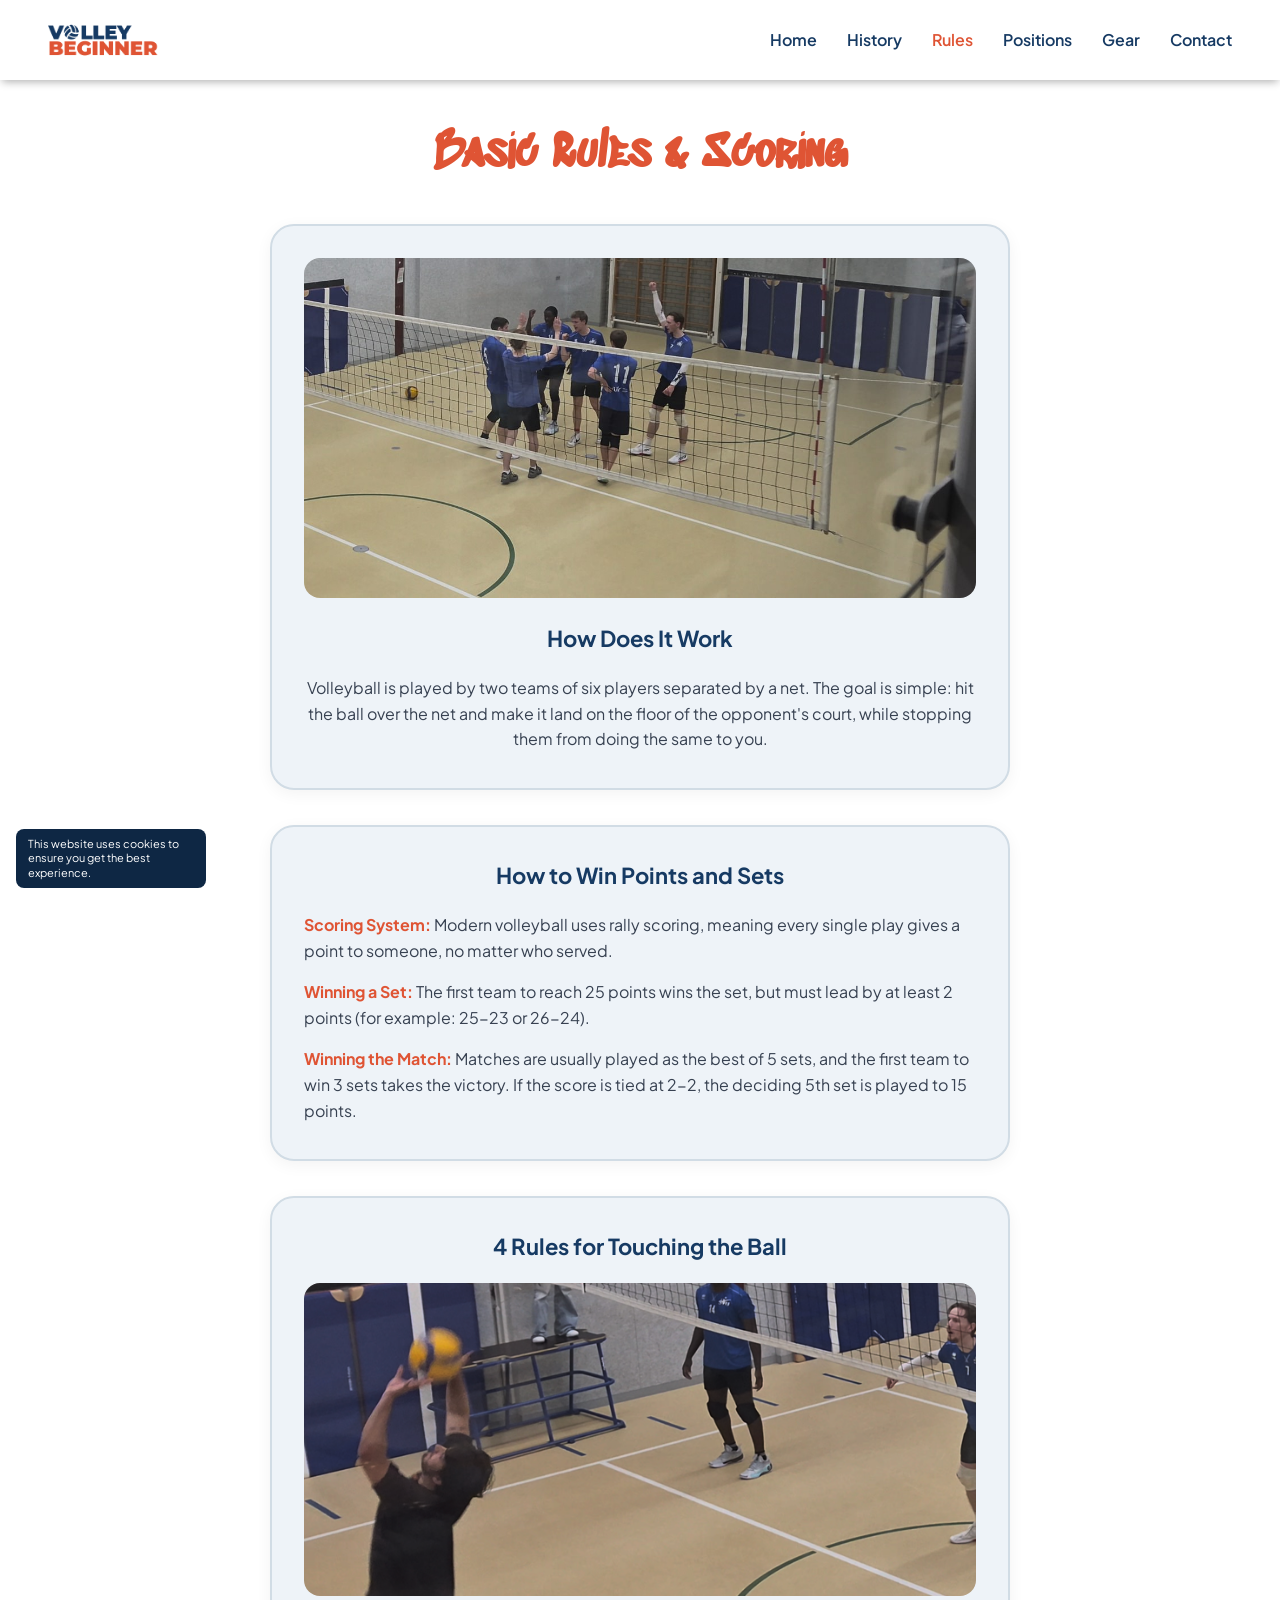
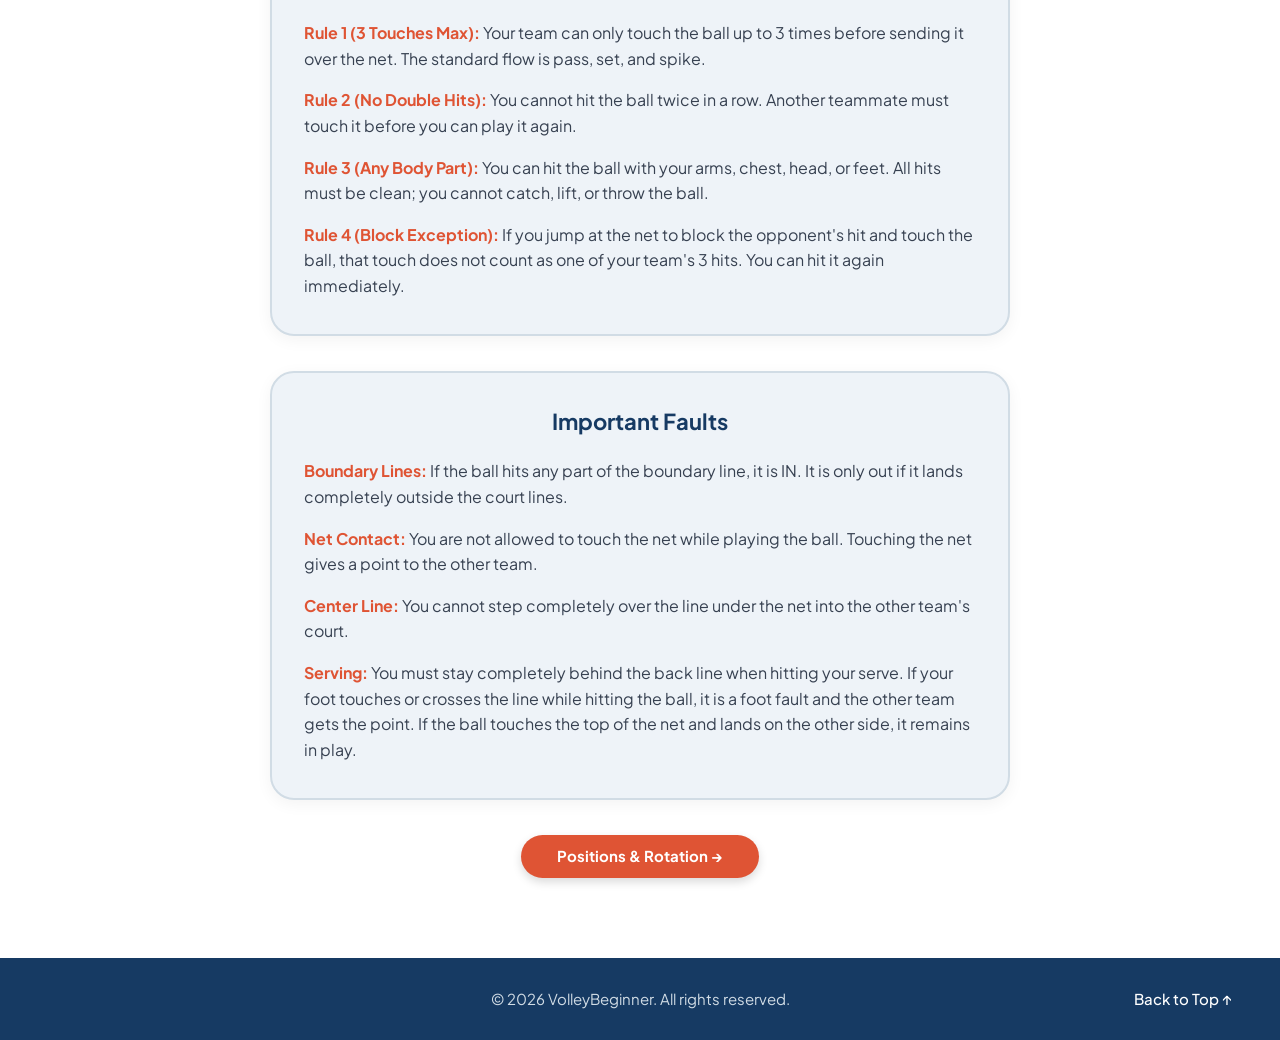
<file: rules.html>
<!doctype html>
<html lang="en">
  <head>
    <meta charset="UTF-8" >
    <meta name="viewport" content="width=device-width, initial-scale=1.0" >
    <title>Basic Rules &amp; Scoring - VolleyBeginner</title>

    <meta name="author" content="Deniz Bolun" >
    <meta
      name="description"
      content="Learn the basic rules of volleyball, rally scoring, sets, touches, and important faults."
    >
    <meta name="keywords" content="Volleyball, Rules, Scoring, Sets, Faults" >

    <link rel="icon" type="image/png" href="img/favicon.png" >
    <link rel="stylesheet" type="text/css" href="css/style.css" >
  </head>
  <body id="rules">
    <header>
      <figure>
        <a href="index.html">
          <img
            src="img/logo.png"
            alt="VolleyBeginner Logo"
            title="VolleyBeginner Logo"
          >
        </a>
      </figure>
      <input type="checkbox" id="menu-toggle" >
      <label for="menu-toggle" class="hamburger">&#9776;</label>
      <nav>
        <ul>
          <li><a href="index.html">Home</a></li>
          <li><a href="history.html">History</a></li>
          <li><a href="rules.html" class="active">Rules</a></li>
          <li><a href="positions.html">Positions</a></li>
          <li><a href="gear.html">Gear</a></li>
          <li><a href="contact.html">Contact</a></li>
        </ul>
      </nav>
    </header>
    <main>
      <h1>Basic Rules &amp; Scoring</h1>

      <section class="rules-card">
        <figure class="rules-photo">
          <img
            src="img/rules-court.jpg"
            alt="Volleyball players celebrating a point at the net"
            title="Volleyball Team at the Net"
          >
        </figure>

        <h2>How Does It Work</h2>
        <p class="rules-intro">
          Volleyball is played by two teams of six players separated by a net.
          The goal is simple: hit the ball over the net and make it land on the
          floor of the opponent's court, while stopping them from doing the same
          to you.
        </p>
      </section>

      <section class="rules-card">
        <h2>How to Win Points and Sets</h2>
        <p class="rule-item">
          <strong>Scoring System:</strong> Modern volleyball uses rally scoring,
          meaning every single play gives a point to someone, no matter who
          served.
        </p>
        <p class="rule-item">
          <strong>Winning a Set:</strong> The first team to reach 25 points wins
          the set, but must lead by at least 2 points (for example: 25-23 or
          26-24).
        </p>
        <p class="rule-item">
          <strong>Winning the Match:</strong> Matches are usually played as the
          best of 5 sets, and the first team to win 3 sets takes the victory. If
          the score is tied at 2-2, the deciding 5th set is played to 15 points.
        </p>
      </section>
      <section class="rules-card">
        <h2>4 Rules for Touching the Ball</h2>
          
        <figure class="rules-photo">
          <img
            src="img/rules-touch.png"
            alt="Volleyball player setting the ball near the net"
            title="Touching and Setting the Ball"
          >
        </figure>

        <p class="rule-item">
          <strong>Rule 1 (3 Touches Max):</strong> Your team can only touch the
          ball up to 3 times before sending it over the net. The standard flow
          is pass, set, and spike.
        </p>
        <p class="rule-item">
          <strong>Rule 2 (No Double Hits):</strong> You cannot hit the ball
          twice in a row. Another teammate must touch it before you can play it
          again.
        </p>
        <p class="rule-item">
          <strong>Rule 3 (Any Body Part):</strong> You can hit the ball with
          your arms, chest, head, or feet. All hits must be clean; you cannot
          catch, lift, or throw the ball.
        </p>
        <p class="rule-item">
          <strong>Rule 4 (Block Exception):</strong> If you jump at the net to
          block the opponent's hit and touch the ball, that touch does not count
          as one of your team's 3 hits. You can hit it again immediately.
        </p>
      </section>
      <section class="rules-card">
        <h2>Important Faults</h2>
        <p class="rule-item">
          <strong>Boundary Lines:</strong> If the ball hits any part of the
          boundary line, it is IN. It is only out if it lands completely outside
          the court lines.
        </p>
        <p class="rule-item">
          <strong>Net Contact:</strong> You are not allowed to touch the net
          while playing the ball. Touching the net gives a point to the other
          team.
        </p>
        <p class="rule-item">
          <strong>Center Line:</strong> You cannot step completely over the line
          under the net into the other team's court.
        </p>
        <p class="rule-item">
          <strong>Serving:</strong> You must stay completely behind the back
          line when hitting your serve. If your foot touches or crosses the line
          while hitting the ball, it is a foot fault and the other team gets the
          point. If the ball touches the top of the net and lands on the other
          side, it remains in play.
        </p>
      </section>

      <nav class="next-btn-container">
        <a href="positions.html" class="btn-next"
          >Positions &amp; Rotation &rarr;</a
        >
      </nav>
    </main>
    <footer>
      <p>&copy; 2026 VolleyBeginner. All rights reserved.</p>
      <nav>
        <ul>
          <li><a href="#">Back to Top &uarr;</a></li>
        </ul>
      </nav>
    </footer>
    <aside class="cookies-banner">
      <p>This website uses cookies to ensure you get the best experience.</p>
    </aside>
  </body>
</html>
</file>
<file: css/style.css>
/* Main stylesheet for VolleyBeginner website */
@import url("https://fonts.googleapis.com/css2?family=Plus+Jakarta+Sans:ital,wght@0,200..800;1,200..800&family=Sedgwick+Ave+Display&display=swap");

* {
  margin: 0;
  padding: 0;
  box-sizing: border-box;
}

html {
  scroll-behavior: smooth;
}

body {
  font-family: "Plus Jakarta Sans", sans-serif;
  background-color: #ffffff;
  color: #2b303a;
  line-height: 1.5;

  min-height: 100vh;
  display: flex;
  flex-direction: column;
}

header {
  width: 100%;
  display: flex;
  justify-content: space-between;
  align-items: center;
  padding: 20px 48px;
  background-color: #ffffff;
  box-shadow: 0 4px 8px -2px rgba(0, 0, 0, 0.3);
  position: relative;
  z-index: 10;
}

figure {
  margin: 0;
}

header figure img {
  height: 40px;
  width: auto;
  display: block;
  float: left;
}

#menu-toggle,
.hamburger {
  display: none;
}

nav > ul {
  list-style: none;
  display: flex;
  gap: 30px;
  align-items: center;
}

nav a {
  text-decoration: none;
  color: #163a63;
  font-weight: 600;
  transition: color 0.2s ease;
}

nav a:hover {
  color: #df5434;
}

nav a:active {
  color: #000000;
}

nav a.active {
  color: #df5434;
}

#home .hero {
  position: relative;
  width: 100%;
  min-height: 600px;
  padding: 40px 20px 45px 20px;
  overflow: hidden;
  display: flex;
  flex-direction: column;
  align-items: center;
  text-align: center;
  color: #fff;
}

#home .hero-bg {
  position: absolute;
  top: 0;
  left: 0;
  width: 100%;
  height: 100%;
  object-fit: cover;
  object-position: 65% 25%;
  z-index: -1;
  filter: brightness(0.7);
}

#home .hero h1 {
  font-family: "Sedgwick Ave Display", cursive;
  font-size: 110px;
  text-transform: uppercase;
  letter-spacing: 2px;
  word-spacing: 4px;
  line-height: 1.2;
  margin-top: 10px;
  margin-bottom: 20px;
}

#home .hero p {
  max-width: 750px;
  margin: 60px auto;
  font-size: 22px;
  line-height: 1.8;
  color: #ffffff;
}

#home .hero .btn-hero {
  margin-top: auto;
  display: inline-block;
  background-color: #d84b2b;
  color: #ffffff;
  text-decoration: none;
  font-size: 20px;
  font-weight: 700;
  padding: 15px 35px;
  border-radius: 30px;
  box-shadow: 0 4px 12px rgba(0, 0, 0, 0.25);
  transition:
    background-color 0.2s ease,
    transform 0.2s ease;
}

#home .hero .btn-hero:hover {
  background-color: #163a63;
  transform: translateY(-2px);
}

#home .learning-cards {
  padding: 80px 20px;
  text-align: center;
  background-color: #ffffff;
}

#home .learning-cards h2 {
  grid-column: 1 / -1;
  font-size: 2rem;
  font-weight: 700;
  color: #163a63;
  margin-bottom: 14px;
  letter-spacing: 0.03em;
}

#home .grid-container {
  display: grid;
  grid-template-columns: repeat(2, 1fr);
  gap: 36px 32px;
  max-width: 860px;
  margin: 0 auto;
}

#home .grid-container > article {
  background-color: #eef3f8;
  padding: 32px 28px;
  border-radius: 20px;
  border-width: 2px;
  border-style: solid;
  border-color: #000;
  box-shadow: 0 8px 20px rgba(0, 0, 0, 0.08);
  display: flex;
  flex-direction: column;
  justify-content: space-between;
  text-align: left;
  min-height: 220px;
  transition:
    transform 0.2s ease,
    box-shadow 0.2s ease;
}

#home .grid-container > article:hover {
  transform: translateY(-4px);
  box-shadow: 0 12px 24px rgba(0, 0, 0, 0.12);
}

#home .grid-container article h3 {
  font-size: 22px;
  font-weight: 700;
  color: #163a63;
  margin-bottom: 16px;
  text-align: center;
}

#home .grid-container article p {
  font-size: 15px;
  color: #4a5568;
  line-height: 1.6;
  margin-bottom: 24px;
}

#home .grid-container article a {
  align-self: flex-end;
  text-decoration: none;
  color: #df5434;
  font-size: 16px;
  font-weight: 700;
  transition: color 0.2s ease;
}

#home .grid-container article a:hover {
  color: #163a63;
}

#history main {
  max-width: 780px;
  margin: 0 auto;
  padding: 40px 20px 60px 20px;
}

#history h1 {
  font-family: "Sedgwick Ave Display", cursive;
  font-size: 46px;
  font-weight: 700;
  color: #df5434;
  text-align: center;
  margin-bottom: 35px;
}

#history .history-card {
  background-color: #eef3f8;
  border: 2px solid #d1dce5;
  border-radius: 24px;
  padding: 36px 36px 40px 36px;
  margin-bottom: 40px;
  box-shadow: 0 4px 16px rgba(0, 0, 0, 0.05);
}

#history .history-card h2 {
  font-size: 24px;
  font-weight: 700;
  color: #163a63;
  text-align: center;
  margin-bottom: 24px;
}

#history .history-photo {
  width: 100%;
  border-radius: 16px;
  overflow: hidden;
  margin-bottom: 24px;
}

#history .history-photo img {
  width: 100%;
  height: auto;
  display: block;
}

#history .history-intro {
  font-size: 16px;
  line-height: 1.6;
  color: #374151;
  text-align: center;
  margin-bottom: 28px;
  text-indent: 0%;
}

#history .history-intro::first-letter {
  font-size: 18px;
  font-weight: 700;
}

#history .history-photo figcaption {
  font-size: 13px;
  color: #4a5568;
  text-align: center;
  margin-top: 8px;
}

#history .history-card h3 {
  font-size: 20px;
  font-weight: 700;
  color: #163a63;
  text-align: center;
  margin-bottom: 24px;
}

#history .timeline-item {
  margin-bottom: 22px;
}

#history .timeline-item h4 {
  font-size: 17px;
  font-weight: 700;
  color: #df5434;
  margin-bottom: 8px;
}

#history .timeline-item ul {
  list-style-type: disc;
  padding-left: 20px;
}

#history .timeline-item li {
  font-size: 16px;
  line-height: 1.6;
  color: #374151;
  margin-bottom: 4px;
}

#history .timeline-figure {
  width: 100%;
  margin: 20px 0 32px 0;
  border-radius: 12px;
  overflow: hidden;
}

#history .timeline-figure img {
  width: 100%;
  height: auto;
  display: block;
}

#history .rule-box {
  background-color: #ffffff;
  border: 1px solid #d1dce5;
  border-radius: 16px;
  padding: 20px 24px;
  margin-bottom: 18px;
  box-shadow: 0 4px 12px rgba(0, 0, 0, 0.05);
}

#history .rule-box h3 {
  font-size: 19px;
  font-weight: 700;
  color: #163a63;
  text-align: center;
  margin-bottom: 12px;
}

#history .rule-box ul {
  list-style-type: disc;
  padding-left: 20px;
}

#history .rule-box li {
  font-size: 15.5px;
  line-height: 1.6;
  color: #374151;
  margin-bottom: 3px;
}

#history .rule-box .then {
  color: #1d4ed8;
}

#history .rule-box .now {
  color: #df5434;
}

#history .next-btn-container {
  text-align: center;
  margin: 10px 0 20px 0;
}

#history .btn-next {
  display: inline-block;
  background-color: #df5434;
  color: #ffffff;
  text-decoration: none;
  font-size: 15px;
  font-weight: 700;
  padding: 10px 36px;
  border-radius: 25px;
  box-shadow: 0 4px 10px rgba(0, 0, 0, 0.15);
  transition:
    background-color 0.2s ease,
    transform 0.2s ease;
}

#history .btn-next:hover {
  background-color: #163a63;
  transform: translateY(-2px);
}

#rules main {
  max-width: 780px;
  margin: 0 auto;
  padding: 40px 20px 60px 20px;
}

#rules h1 {
  font-family: "Sedgwick Ave Display", cursive;
  font-size: 46px;
  font-weight: 700;
  color: #df5434;
  text-align: center;
  margin-bottom: 35px;
}

#rules .rules-card {
  background-color: #eef3f8;
  border: 2px solid #d1dce5;
  border-radius: 24px;
  padding: 32px 32px 36px 32px;
  margin-bottom: 35px;
  box-shadow: 0 4px 16px rgba(0, 0, 0, 0.05);
}

#rules .rules-card h2 {
  font-size: 22px;
  font-weight: 700;
  color: #163a63;
  text-align: center;
  margin-bottom: 20px;
}

#rules .rules-photo {
  width: 100%;
  border-radius: 16px;
  overflow: hidden;
  margin-bottom: 24px;
}

#rules .rules-photo img {
  width: 100%;
  height: auto;
  display: block;
}

#rules .rules-intro {
  font-size: 16px;
  line-height: 1.6;
  color: #374151;
  text-align: center;
}

#rules .rule-item {
  margin-bottom: 16px;
}

#rules .rule-item:last-child {
  margin-bottom: 0;
}

#rules .rule-item {
  font-size: 16px;
  line-height: 1.6;
  color: #374151;
}

#rules .rule-item strong {
  color: #df5434;
  font-weight: 700;
}

#rules .next-btn-container {
  text-align: center;
  margin: 20px 0 20px 0;
}

#rules .btn-next {
  display: inline-block;
  background-color: #df5434;
  color: #ffffff;
  text-decoration: none;
  font-size: 15px;
  font-weight: 700;
  padding: 10px 36px;
  border-radius: 25px;
  box-shadow: 0 4px 10px rgba(0, 0, 0, 0.15);
  transition:
    background-color 0.2s ease,
    transform 0.2s ease;
}

#rules .btn-next:hover {
  background-color: #163a63;
  transform: translateY(-2px);
}

#positions main {
  max-width: 780px;
  margin: 0 auto;
  padding: 40px 20px 60px 20px;
}

#positions h1 {
  font-family: "Sedgwick Ave Display", cursive;
  font-size: 46px;
  font-weight: 700;
  color: #df5434;
  text-align: center;
  margin-bottom: 35px;
}

#positions .positions-card {
  background-color: #eef3f8;
  border: 2px solid #d1dce5;
  border-radius: 24px;
  padding: 34px 36px 38px 36px;
  margin-bottom: 35px;
  box-shadow: 0 4px 16px rgba(0, 0, 0, 0.05);
}

#positions .positions-card h2 {
  font-size: 22px;
  font-weight: 700;
  color: #163a63;
  text-align: center;
  margin-bottom: 22px;
}

#positions .court-figure {
  width: 100%;
  border-radius: 12px;
  overflow: hidden;
  margin-bottom: 24px;
}

#positions .court-figure img {
  width: 100%;
  height: auto;
  display: block;
}

#positions .section-lead {
  font-size: 16.5px;
  line-height: 1.6;
  color: #374151;
  margin-bottom: 18px;
}

#positions .zone-instruction {
  font-size: 16.5px;
  line-height: 1.6;
  color: #374151;
  margin-bottom: 14px;
}

#positions .zone-list {
  list-style: none;
  padding: 0;
  margin-bottom: 24px;
}

#positions .zone-list li {
  font-size: 16px;
  line-height: 1.7;
  color: #374151;
}

#positions .zone-list strong {
  color: #df5434;
  font-weight: 600;
}

#positions .positions-card h3 {
  font-size: 16px;
  font-weight: 700;
  color: #163a63;
  margin: 20px 0 12px 0;
}

#positions .zone-row-item {
  margin-bottom: 14px;
  font-size: 16px;
  line-height: 1.6;
  color: #374151;
}

#positions .zone-row-item strong {
  color: #df5434;
  font-weight: 600;
}

#positions .positions-card h3.orange-heading {
  color: #000000;
  font-size: 18px;
  font-weight: 700;
  text-align: center;
  margin: 22px 0 12px 0;
}

#positions .rotation-text {
  font-size: 14.5px;
  line-height: 1.6;
  color: #374151;
  text-align: left;
  margin-bottom: 14px;
}

#positions .rotation-steps {
  list-style: none;
  padding: 0;
  text-align: left;
  margin-bottom: 10px;
}

#positions .rotation-steps li {
  font-size: 14.5px;
  line-height: 1.8;
  color: #374151;
}

#positions .rotation-steps span {
  color: #df5434;
  font-weight: 600;
}

#positions .roles-table {
  width: 100%;
  border-collapse: collapse;
  background-color: #ffffff;
  border: 1px solid #707070;
  margin-top: 10px;
}

#positions .roles-table tbody tr:nth-child(even) {
  background-color: #cff;
}

#positions .roles-table tbody tr:nth-child(odd) {
  background-color: #fff;
}

#positions .roles-table th,
#positions .roles-table td {
  border: 1px solid #707070;
  padding: 14px 16px;
}

#positions .roles-table th {
  font-size: 20px;
  font-weight: 700;
  background-color: #ffffff;
  text-align: center;
}

#positions .th-role {
  color: #df5434;
  width: 32%;
}

#positions .th-desc {
  color: #163a63;
  width: 68%;
}

#positions .td-role {
  font-size: 16px;
  font-weight: 700;
  color: #df5434;
  text-align: left;
  vertical-align: top;
  line-height: 1.4;
}

#positions .role-nickname {
  display: block;
  font-weight: 400;
  font-size: 13.5px;
}

#positions .td-desc {
  font-size: 15.5px;
  line-height: 1.6;
  color: #374151;
  vertical-align: top;
}

#positions .allowed-item {
  margin-bottom: 20px;
}

#positions .allowed-item:last-child {
  margin-bottom: 0;
}

#positions .allowed-item h3 {
  color: #df5434;
  font-size: 17px;
  font-weight: 700;
  margin-bottom: 6px;
}

#positions .allowed-item p {
  font-size: 16px;
  line-height: 1.6;
  color: #374151;
}

#positions .next-btn-container {
  text-align: center;
  margin: 20px 0 20px 0;
}

#positions .btn-next {
  display: inline-block;
  background-color: #df5434;
  color: #ffffff;
  text-decoration: none;
  font-size: 15px;
  font-weight: 700;
  padding: 10px 36px;
  border-radius: 25px;
  box-shadow: 0 4px 10px rgba(0, 0, 0, 0.15);
  transition:
    background-color 0.2s ease,
    transform 0.2s ease;
}

#positions .btn-next:hover {
  background-color: #163a63;
  transform: translateY(-2px);
}

#gear main {
  max-width: 780px;
  margin: 0 auto;
  padding: 40px 20px 60px 20px;
}

#gear h1 {
  font-family: "Sedgwick Ave Display", cursive;
  font-size: 46px;
  font-weight: 700;
  color: #df5434;
  text-align: center;
  margin-bottom: 35px;
}

#gear .gear-card {
  background-color: #eef3f8;
  border: 2px solid #d1dce5;
  border-radius: 24px;
  padding: 34px 36px 38px 36px;
  margin-bottom: 35px;
  box-shadow: 0 4px 16px rgba(0, 0, 0, 0.05);
}

#gear .gear-card h2 {
  font-size: 22px;
  font-weight: 700;
  color: #163a63;
  text-align: center;
  margin-bottom: 22px;
}

#gear .gear-photo {
  width: 100%;
  border-radius: 16px;
  overflow: hidden;
  margin-bottom: 24px;
}

#gear .gear-photo img {
  width: 100%;
  max-height: 360px;
  object-fit: cover;
  object-position: center;
  display: block;
}

#gear .gear-card h3 {
  font-size: 19px;
  font-weight: 700;
  color: #163a63;
  text-align: center;
  margin: 24px 0 14px 0;
}

#gear .gear-text {
  font-size: 16px;
  line-height: 1.6;
  color: #374151;
  text-align: left;
  margin-bottom: 12px;
}

#gear .gear-feature {
  margin-bottom: 14px;
  font-size: 16px;
  line-height: 1.6;
  color: #374151;
  text-align: left;
}

#gear .gear-feature:last-child {
  margin-bottom: 0;
}

#gear .gear-feature strong {
  color: #df5434;
  font-weight: 700;
}

#gear .next-btn-container {
  text-align: center;
  margin: 20px 0 20px 0;
}

#gear .btn-next {
  display: inline-block;
  background-color: #df5434;
  color: #ffffff;
  text-decoration: none;
  font-size: 15px;
  font-weight: 700;
  padding: 10px 36px;
  border-radius: 25px;
  box-shadow: 0 4px 10px rgba(0, 0, 0, 0.15);
  transition:
    background-color 0.2s ease,
    transform 0.2s ease;
}

#gear .btn-next:hover {
  background-color: #163a63;
  transform: translateY(-2px);
}

#contact main {
  max-width: 800px;
  margin: 0 auto;
  padding: 40px 20px 60px 20px;
}

#contact h1 {
  font-family: "Sedgwick Ave Display", cursive;
  font-size: 60px;
  font-weight: 700;
  color: #df5434;
  text-align: center;
  margin-bottom: 35px;
}

#contact .contact-intro {
  font-size: 16px;
  font-weight: 600;
  line-height: 1.5;
  color: #1f2937;
  text-align: center;
  max-width: 620px;
  margin: 0 auto 35px auto;
}

#contact .contact-card {
  background-color: #e2eaf2;
  border: 2px solid #cbd8e5;
  border-radius: 24px;
  padding: 30px;
  box-shadow: 0 4px 16px rgba(0, 0, 0, 0.05);
}

#contact .contact-card h2 {
  font-size: 22px;
  color: #163a63;
  text-align: center;
  margin-bottom: 18px;
}

#contact .contact-form {
  background-color: #ffffff;
  border-radius: 20px;
  padding: 36px 32px 30px 32px;
}

#contact .form-row {
  display: flex;
  gap: 16px;
  border: none;
  padding: 0;
  margin: 0 0 18px 0;
}

#contact legend {
  font-size: 16px;
  font-weight: 700;
  color: #163a63;
  margin-bottom: 10px;
  width: 100%;
}

#contact .title-field {
  flex: 2;
}

#contact .name-field {
  flex: 5;
}

#contact .infix-field {
  flex: 2;
}

#contact .surname-field {
  flex: 5;
}

#contact label span {
  color: #df5434;
}

#contact .form-field {
  display: flex;
  flex-direction: column;
  margin-bottom: 18px;
}

#contact .form-row .form-field {
  margin-bottom: 0;
}

#contact label {
  font-size: 15px;
  font-weight: 700;
  color: #1f2937;
  margin-bottom: 6px;
  text-align: left;
}

#contact select,
#contact input[type="text"],
#contact input[type="email"],
#contact input[type="tel"],
#contact textarea {
  background-color: #eeeeee;
  border: 1px solid #707070;
  border-radius: 4px;
  padding: 10px 12px;
  font-size: 15px;
  font-family: inherit;
  color: #1f2937;
  outline: none;
  box-sizing: border-box;
  width: 100%;
  transition:
    border-color 0.2s ease,
    background-color 0.2s ease;
}

#contact select:focus,
#contact input[type="text"]:focus,
#contact input[type="email"]:focus,
#contact input[type="tel"]:focus,
#contact textarea:focus {
  background-color: #ffffff;
  border-color: #df5434;
}

#contact input::placeholder,
#contact textarea::placeholder {
  color: #9ca3af;
  font-weight: 400;
}

#contact textarea {
  resize: vertical;
  min-height: 120px;
}

#contact .submit-container {
  text-align: center;
  margin-top: 26px;
  margin-bottom: 0;
}

#contact .btn-submit {
  display: inline-block;
  background-color: #df5434;
  color: #ffffff;
  border: none;
  font-size: 16px;
  font-weight: 700;
  padding: 12px 50px;
  border-radius: 25px;
  cursor: pointer;
  box-shadow: 0 4px 10px rgba(0, 0, 0, 0.15);
  transition:
    background-color 0.2s ease,
    transform 0.2s ease;
}

#contact .btn-submit:hover {
  background-color: #163a63;
  transform: translateY(-2px);
}

footer {
  margin-top: auto;
  width: 100%;
  background-color: #163a63;
  color: #ffffff;
  padding: 30px 48px;
  display: grid;
  grid-template-columns: 1fr auto 1fr;
  align-items: center;
  font-size: 15px;
}

footer p {
  grid-column: 2;
  text-align: center;
  color: #d1dce5;
}

footer nav {
  grid-column: 3;
  justify-self: end;
}

footer nav > ul {
  list-style: none;
  margin: 0;
  padding: 0;
}

footer nav a {
  text-decoration: none;
  color: #ffffff;
  font-weight: 500;
  transition: color 0.2s ease;
}

footer nav a:hover {
  color: #df5434;
}

footer nav a:active {
  color: #000;
}

.cookies-banner {
  position: fixed;
  bottom: 12px;
  left: 16px;
  max-width: 190px;
  background-color: #0e2744;
  color: #ffffff;
  padding: 8px 12px;
  border-radius: 8px;
  z-index: 9999;
}

.cookies-banner p {
  font-size: 11px;
  line-height: 1.3;
  margin: 0;
}

@media (min-width: 769px) {
  #menu-toggle,
  .hamburger {
    display: none;
  }
}

@media (max-width: 768px) {
  #home .grid-container {
    grid-template-columns: 1fr;
    gap: 20px;
  }

  #home .learning-cards {
    padding: 50px 16px;
  }

  #home .learning-cards h2 {
    font-size: 24px;
    margin-bottom: 30px;
  }

  #home .hero {
    min-height: 480px;
    padding: 30px 16px;
  }

  #home .hero-bg {
    object-position: 75% 20%;
  }

  #home .hero h1 {
    font-size: 44px;
    letter-spacing: 1px;
    word-spacing: 2px;
  }

  #home .hero p {
    font-size: 16px;
    margin: 20px auto 30px auto;
  }

  #home .hero .btn-hero {
    font-size: 16px;
    padding: 12px 28px;
  }

  #history main {
    padding: 25px 14px 40px 14px;
  }

  #history h1 {
    font-size: 26px;
  }

  #history .history-card {
    padding: 24px 16px;
    border-radius: 18px;
  }

  #history .rule-box {
    padding: 16px 14px;
  }

  #history .timeline-figure {
    margin: 14px 0 22px 0;
  }

  #rules main {
    padding: 25px 14px 40px 14px;
  }

  #rules h1 {
    font-size: 26px;
  }

  #rules .rules-card {
    padding: 24px 16px;
    border-radius: 18px;
    margin-bottom: 24px;
  }

  #rules .rules-card h2 {
    font-size: 20px;
    margin-bottom: 16px;
  }

  #rules .rule-item {
    font-size: 14px;
  }

  #positions main {
    padding: 25px 14px 40px 14px;
  }

  #positions h1 {
    font-size: 26px;
  }

  #positions .positions-card {
    padding: 22px 14px;
    border-radius: 18px;
    margin-bottom: 24px;
  }

  #positions .roles-table th,
  #positions .roles-table td {
    padding: 10px 10px;
  }

  #positions .roles-table th {
    font-size: 16px;
  }

  #positions .td-role {
    font-size: 13px;
    width: 38%;
  }

  #positions .td-desc {
    font-size: 13px;
    width: 62%;
  }

  #gear main {
    padding: 25px 14px 40px 14px;
  }

  #gear h1 {
    font-size: 26px;
  }

  #gear .gear-card {
    padding: 24px 16px;
    border-radius: 18px;
    margin-bottom: 24px;
  }

  #gear .gear-photo img {
    max-height: 220px;
  }

  #gear .gear-card h2 {
    font-size: 20px;
    margin-bottom: 16px;
  }

  #gear .gear-card h3 {
    font-size: 17px;
  }

  #gear .gear-text,
  #gear .gear-feature {
    font-size: 14px;
  }

  #contact main {
    padding: 25px 14px 40px 14px;
  }

  #contact h1 {
    font-size: 28px;
  }

  #contact .contact-intro {
    font-size: 14.5px;
    margin-bottom: 24px;
  }

  #contact .contact-card {
    padding: 18px 12px;
    border-radius: 18px;
  }

  #contact .contact-form {
    padding: 24px 16px;
    border-radius: 14px;
  }

  #contact .form-row {
    flex-direction: column;
    gap: 16px;
    margin-bottom: 16px;
  }

  #contact .btn-submit {
    width: 100%;
    padding: 12px 0;
  }

  header {
    padding: 15px 20px;
    flex-wrap: wrap;
  }

  .hamburger {
    display: block;
    font-size: 28px;
    color: #163a63;
    cursor: pointer;
    line-height: 1;
  }

  header nav {
    display: none;
    width: 100%;
    margin-top: 15px;
  }

  header nav > ul {
    flex-direction: column;
    width: 100%;
    gap: 14px;
    text-align: center;
    padding: 10px 0;
  }

  #menu-toggle:checked ~ nav {
    display: flex;
  }

  footer {
    display: flex;
    flex-direction: column;
    gap: 12px;
    text-align: center;
    padding: 24px 20px 60px 20px;
  }

  footer p,
  footer nav {
    grid-column: auto;
    justify-self: center;
  }
  .cookies-banner {
    bottom: 8px;
    left: 8px;
    max-width: 160px;
    padding: 6px 10px;
    border-radius: 8px;
  }

  .cookies-banner p {
    font-size: 10px;
    line-height: 1.2;
  }
}
</file>
